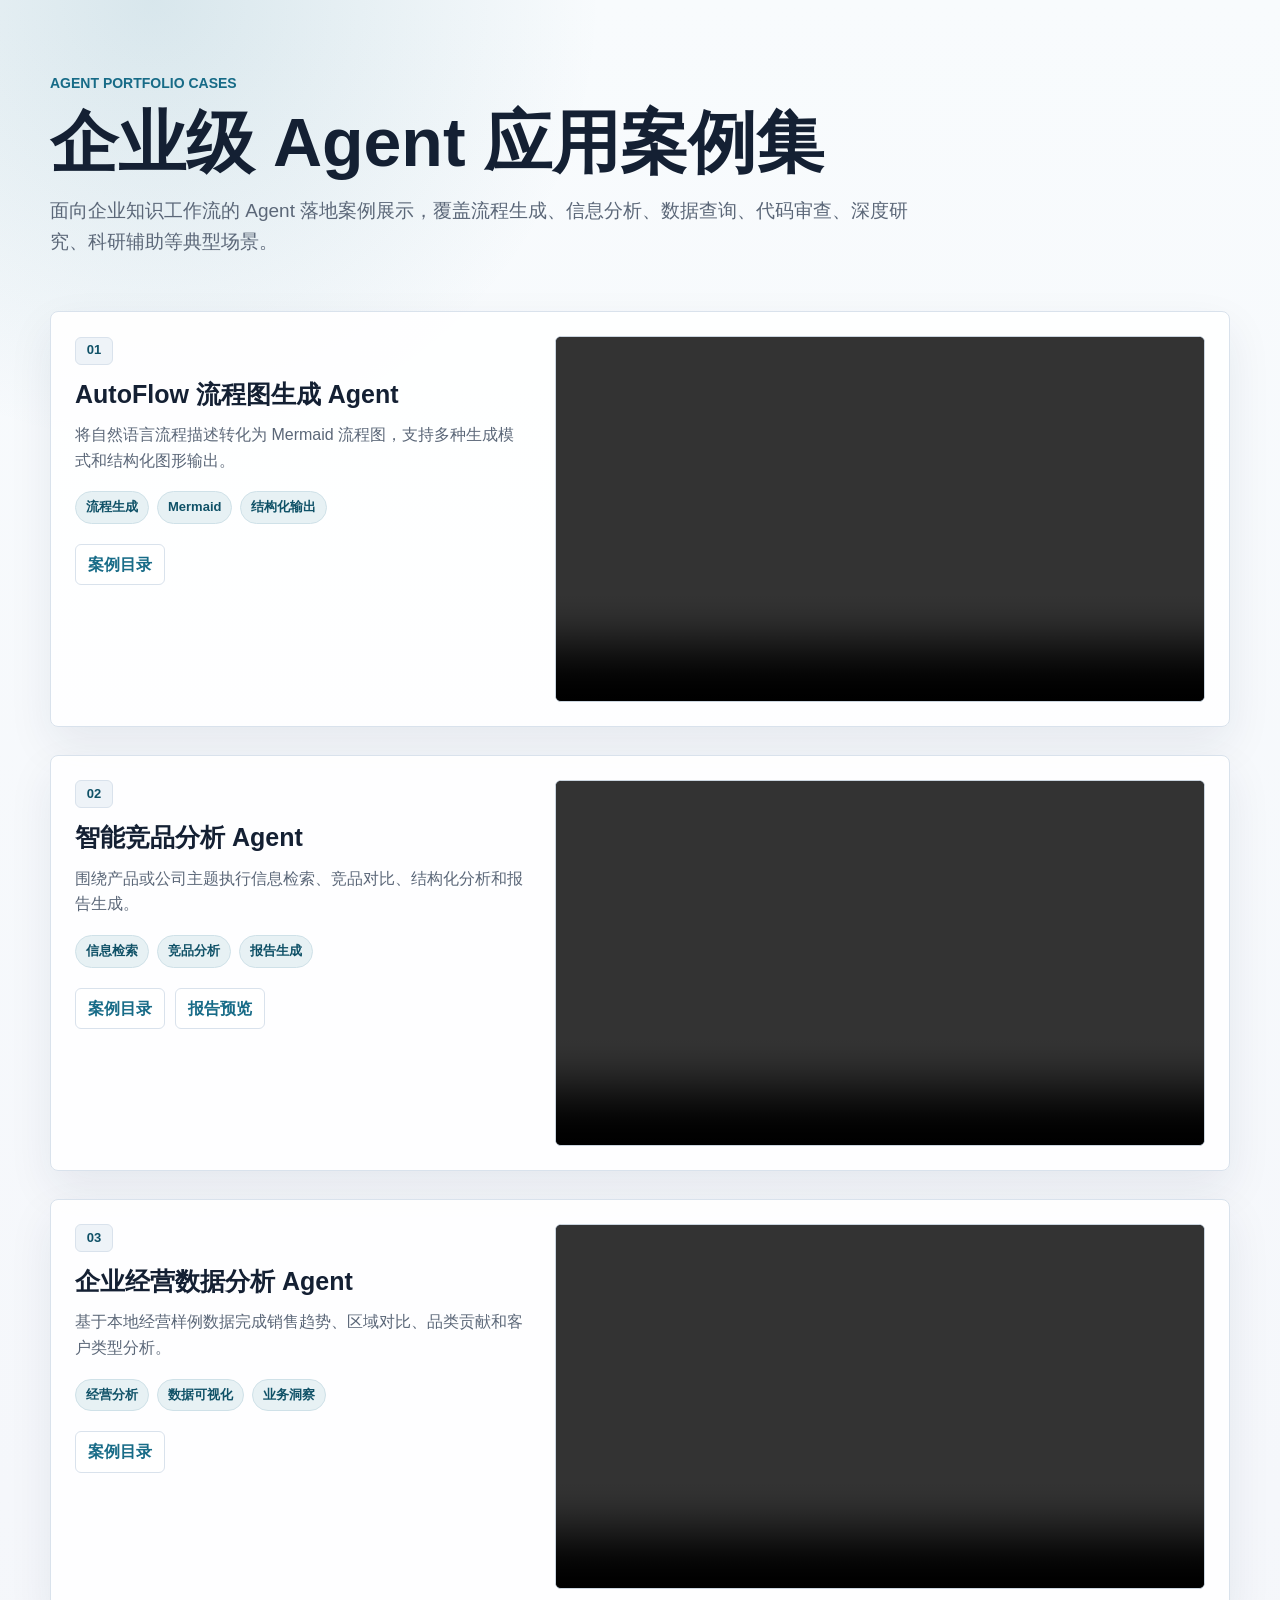
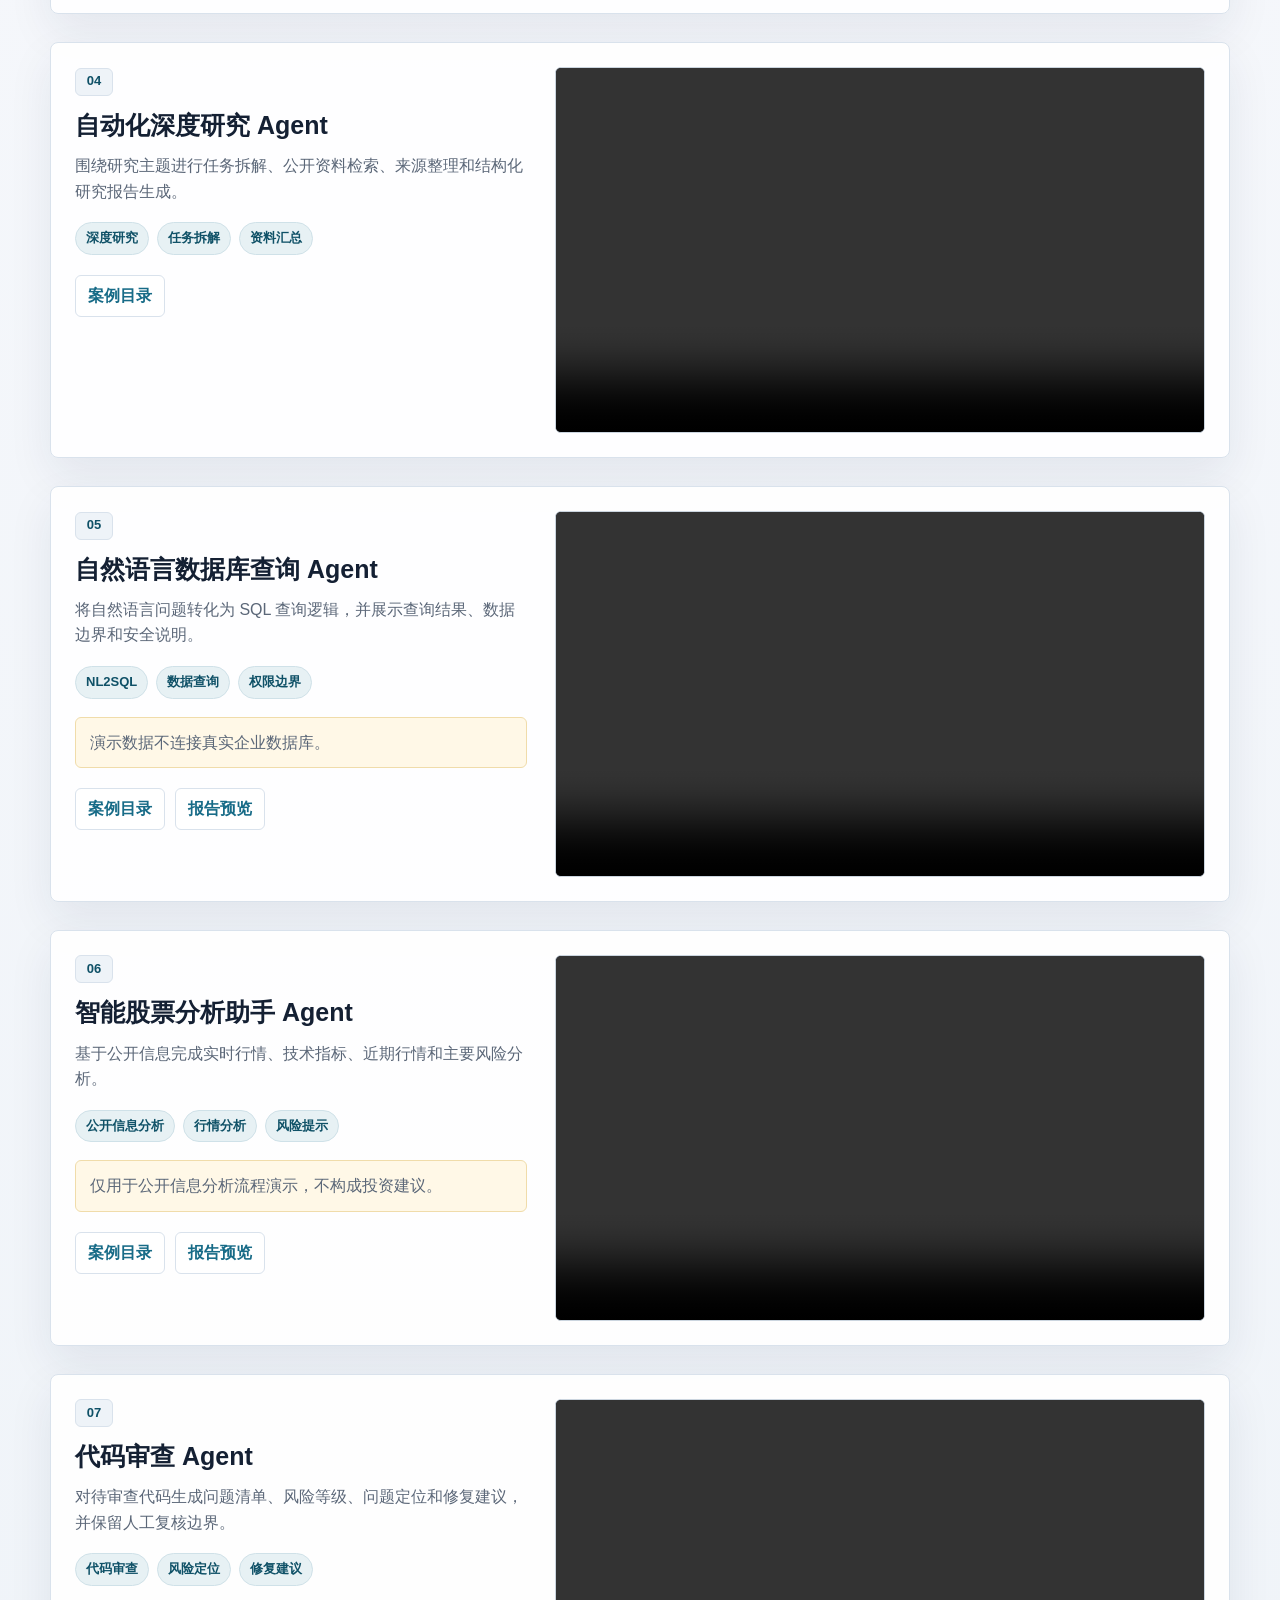
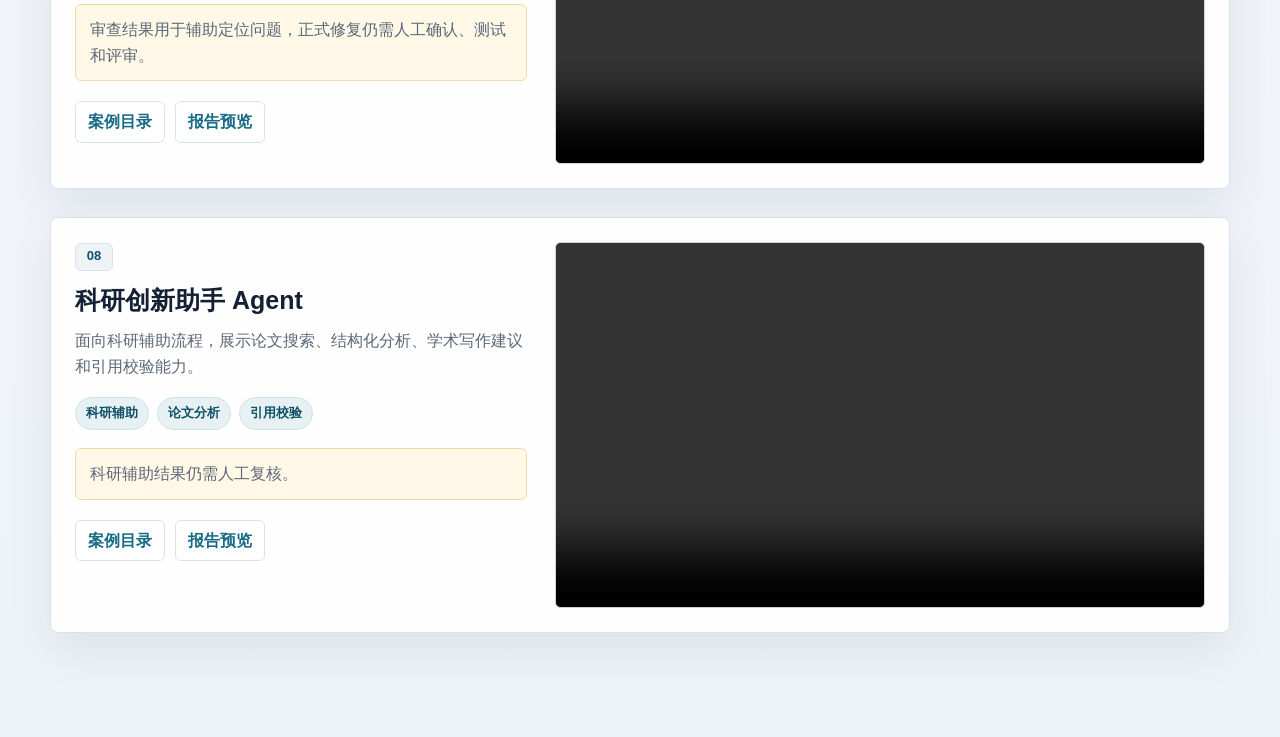
<file: index.html>
<!doctype html>
<html lang="zh-CN">
  <head>
    <meta charset="utf-8">
    <meta name="viewport" content="width=device-width, initial-scale=1">
    <title>企业级 Agent 应用案例集</title>
    <link rel="stylesheet" href="styles.css">
  </head>
  <body>
    <header class="hero">
      <div class="hero__content">
        <p class="eyebrow">Agent Portfolio Cases</p>
        <h1>企业级 Agent 应用案例集</h1>
        <p class="subtitle">面向企业知识工作流的 Agent 落地案例展示，覆盖流程生成、信息分析、数据查询、代码审查、深度研究、科研辅助等典型场景。</p>
      </div>
    </header>

    <main class="showcase" aria-label="Agent 案例演示视频">
      <section class="case-card">
        <div class="case-card__copy">
          <span class="case-card__number">01</span>
          <h2>AutoFlow 流程图生成 Agent</h2>
          <p>将自然语言流程描述转化为 Mermaid 流程图，支持多种生成模式和结构化图形输出。</p>
          <div class="tags" aria-label="能力标签">
            <span>流程生成</span>
            <span>Mermaid</span>
            <span>结构化输出</span>
          </div>
          <div class="links">
            <a href="cases/autoflow-agent/">案例目录</a>
          </div>
        </div>
        <video controls preload="metadata">
          <source src="assets/demos/autoflow-agent/autoflow-agent-demo.mp4" type="video/mp4">
          当前浏览器不支持 HTML5 视频播放。
        </video>
      </section>

      <section class="case-card">
        <div class="case-card__copy">
          <span class="case-card__number">02</span>
          <h2>智能竞品分析 Agent</h2>
          <p>围绕产品或公司主题执行信息检索、竞品对比、结构化分析和报告生成。</p>
          <div class="tags" aria-label="能力标签">
            <span>信息检索</span>
            <span>竞品分析</span>
            <span>报告生成</span>
          </div>
          <div class="links">
            <a href="cases/competitor-analysis-agent/">案例目录</a>
            <a href="assets/reports/competitor-analysis-agent/report-preview.html">报告预览</a>
          </div>
        </div>
        <video controls preload="metadata">
          <source src="assets/demos/competitor-analysis-agent/competitor-analysis-agent-demo.mp4" type="video/mp4">
          当前浏览器不支持 HTML5 视频播放。
        </video>
      </section>

      <section class="case-card">
        <div class="case-card__copy">
          <span class="case-card__number">03</span>
          <h2>企业经营数据分析 Agent</h2>
          <p>基于本地经营样例数据完成销售趋势、区域对比、品类贡献和客户类型分析。</p>
          <div class="tags" aria-label="能力标签">
            <span>经营分析</span>
            <span>数据可视化</span>
            <span>业务洞察</span>
          </div>
          <div class="links">
            <a href="cases/business-data-analysis-agent/">案例目录</a>
          </div>
        </div>
        <video controls preload="metadata">
          <source src="assets/demos/business-data-analysis-agent/business-data-analysis-agent-demo.mp4" type="video/mp4">
          当前浏览器不支持 HTML5 视频播放。
        </video>
      </section>

      <section class="case-card">
        <div class="case-card__copy">
          <span class="case-card__number">04</span>
          <h2>自动化深度研究 Agent</h2>
          <p>围绕研究主题进行任务拆解、公开资料检索、来源整理和结构化研究报告生成。</p>
          <div class="tags" aria-label="能力标签">
            <span>深度研究</span>
            <span>任务拆解</span>
            <span>资料汇总</span>
          </div>
          <div class="links">
            <a href="cases/deep-research-agent/">案例目录</a>
          </div>
        </div>
        <video controls preload="metadata">
          <source src="assets/demos/deep-research-agent/deep-research-agent-demo.mp4" type="video/mp4">
          当前浏览器不支持 HTML5 视频播放。
        </video>
      </section>

      <section class="case-card">
        <div class="case-card__copy">
          <span class="case-card__number">05</span>
          <h2>自然语言数据库查询 Agent</h2>
          <p>将自然语言问题转化为 SQL 查询逻辑，并展示查询结果、数据边界和安全说明。</p>
          <div class="tags" aria-label="能力标签">
            <span>NL2SQL</span>
            <span>数据查询</span>
            <span>权限边界</span>
          </div>
          <p class="boundary">演示数据不连接真实企业数据库。</p>
          <div class="links">
            <a href="cases/database-query-agent/">案例目录</a>
            <a href="assets/reports/database-query-agent/report-preview.html">报告预览</a>
          </div>
        </div>
        <video controls preload="metadata">
          <source src="assets/demos/database-query-agent/database-query-agent-demo.mp4" type="video/mp4">
          当前浏览器不支持 HTML5 视频播放。
        </video>
      </section>

      <section class="case-card">
        <div class="case-card__copy">
          <span class="case-card__number">06</span>
          <h2>智能股票分析助手 Agent</h2>
          <p>基于公开信息完成实时行情、技术指标、近期行情和主要风险分析。</p>
          <div class="tags" aria-label="能力标签">
            <span>公开信息分析</span>
            <span>行情分析</span>
            <span>风险提示</span>
          </div>
          <p class="boundary">仅用于公开信息分析流程演示，不构成投资建议。</p>
          <div class="links">
            <a href="cases/stock-insight-agent/">案例目录</a>
            <a href="assets/reports/stock-insight-agent/report-preview.html">报告预览</a>
          </div>
        </div>
        <video controls preload="metadata">
          <source src="assets/demos/stock-insight-agent/stock-insight-agent-demo.mp4" type="video/mp4">
          当前浏览器不支持 HTML5 视频播放。
        </video>
      </section>

      <section class="case-card">
        <div class="case-card__copy">
          <span class="case-card__number">07</span>
          <h2>代码审查 Agent</h2>
          <p>对待审查代码生成问题清单、风险等级、问题定位和修复建议，并保留人工复核边界。</p>
          <div class="tags" aria-label="能力标签">
            <span>代码审查</span>
            <span>风险定位</span>
            <span>修复建议</span>
          </div>
          <p class="boundary">审查结果用于辅助定位问题，正式修复仍需人工确认、测试和评审。</p>
          <div class="links">
            <a href="cases/code-review-agent/">案例目录</a>
            <a href="assets/reports/code-review-agent/report-preview.html">报告预览</a>
          </div>
        </div>
        <video controls preload="metadata">
          <source src="assets/demos/code-review-agent/code-review-agent-demo.mp4" type="video/mp4">
          当前浏览器不支持 HTML5 视频播放。
        </video>
      </section>

      <section class="case-card">
        <div class="case-card__copy">
          <span class="case-card__number">08</span>
          <h2>科研创新助手 Agent</h2>
          <p>面向科研辅助流程，展示论文搜索、结构化分析、学术写作建议和引用校验能力。</p>
          <div class="tags" aria-label="能力标签">
            <span>科研辅助</span>
            <span>论文分析</span>
            <span>引用校验</span>
          </div>
          <p class="boundary">科研辅助结果仍需人工复核。</p>
          <div class="links">
            <a href="cases/research-innovation-agent/">案例目录</a>
            <a href="assets/reports/research-innovation-agent/report-preview.html">报告预览</a>
          </div>
        </div>
        <video controls preload="metadata">
          <source src="assets/demos/research-innovation-agent/research-innovation-agent-demo.mp4" type="video/mp4">
          当前浏览器不支持 HTML5 视频播放。
        </video>
      </section>
    </main>
  </body>
</html>
</file>
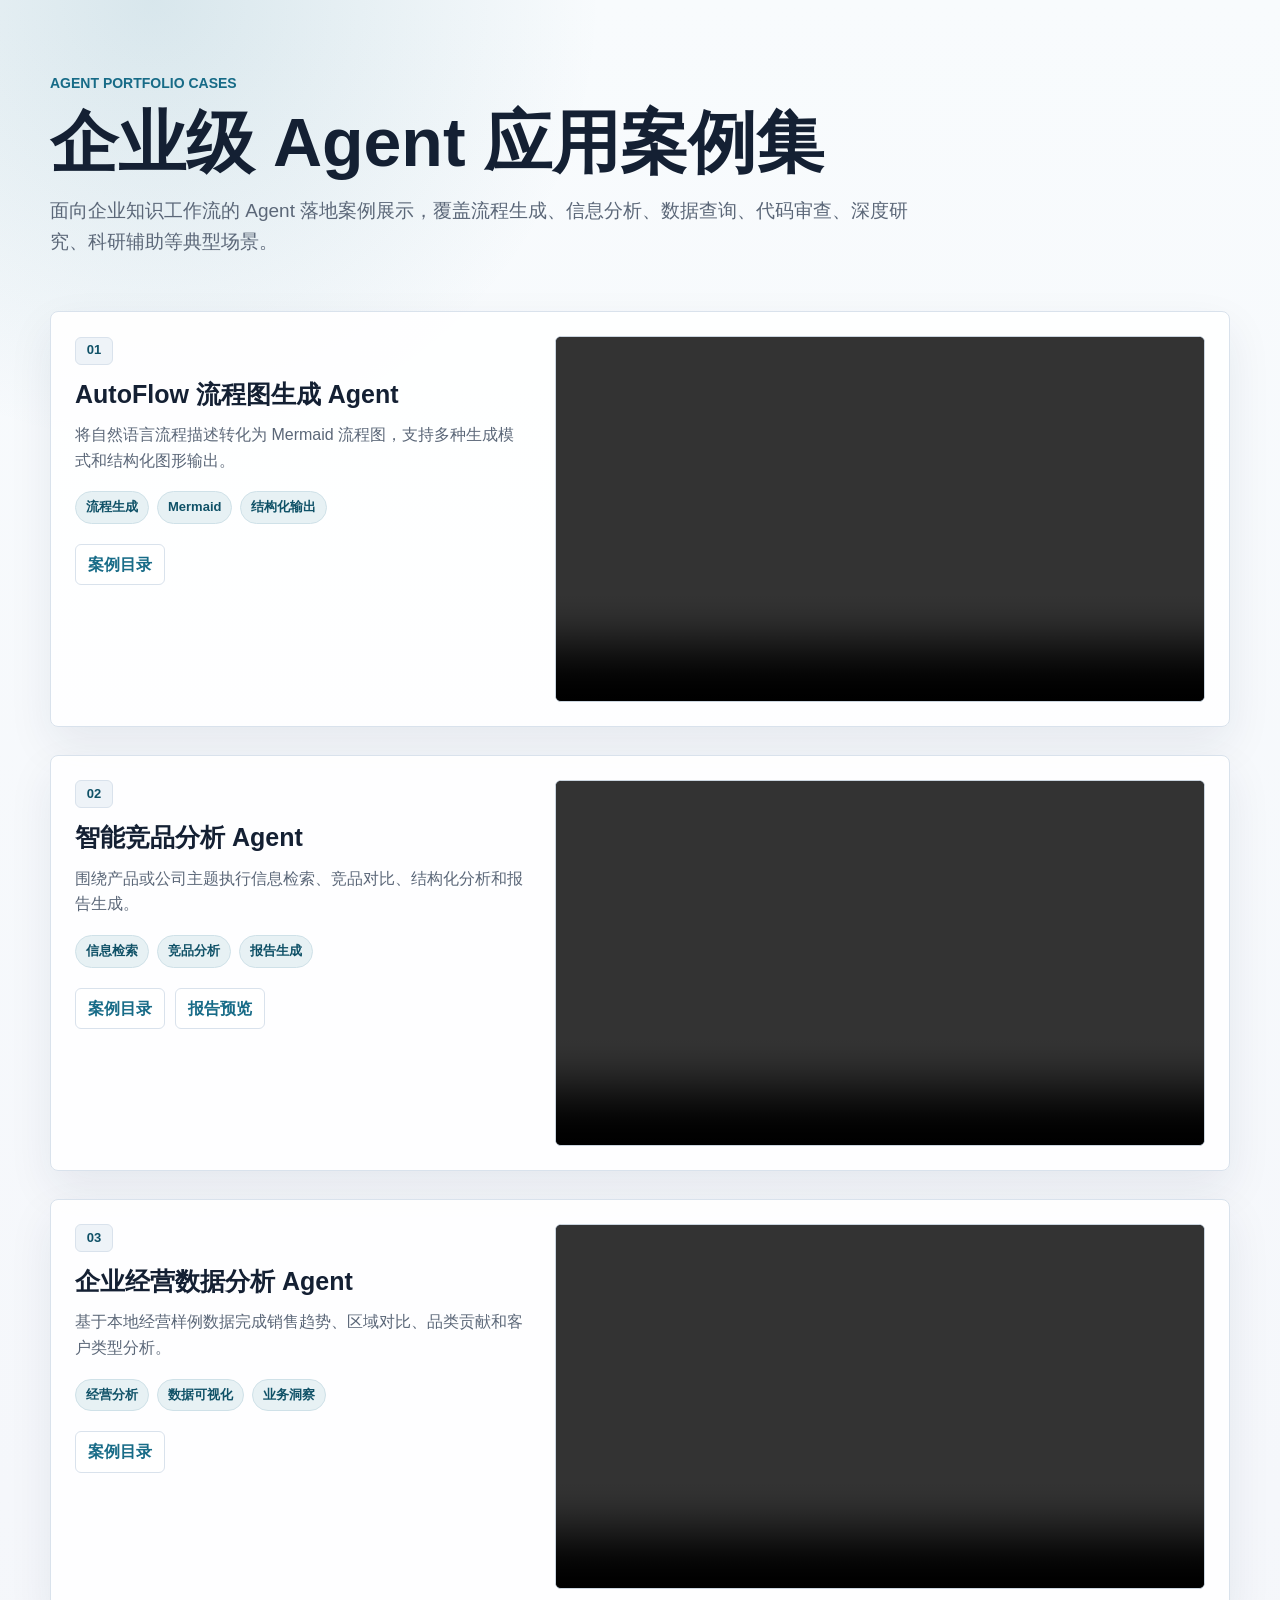
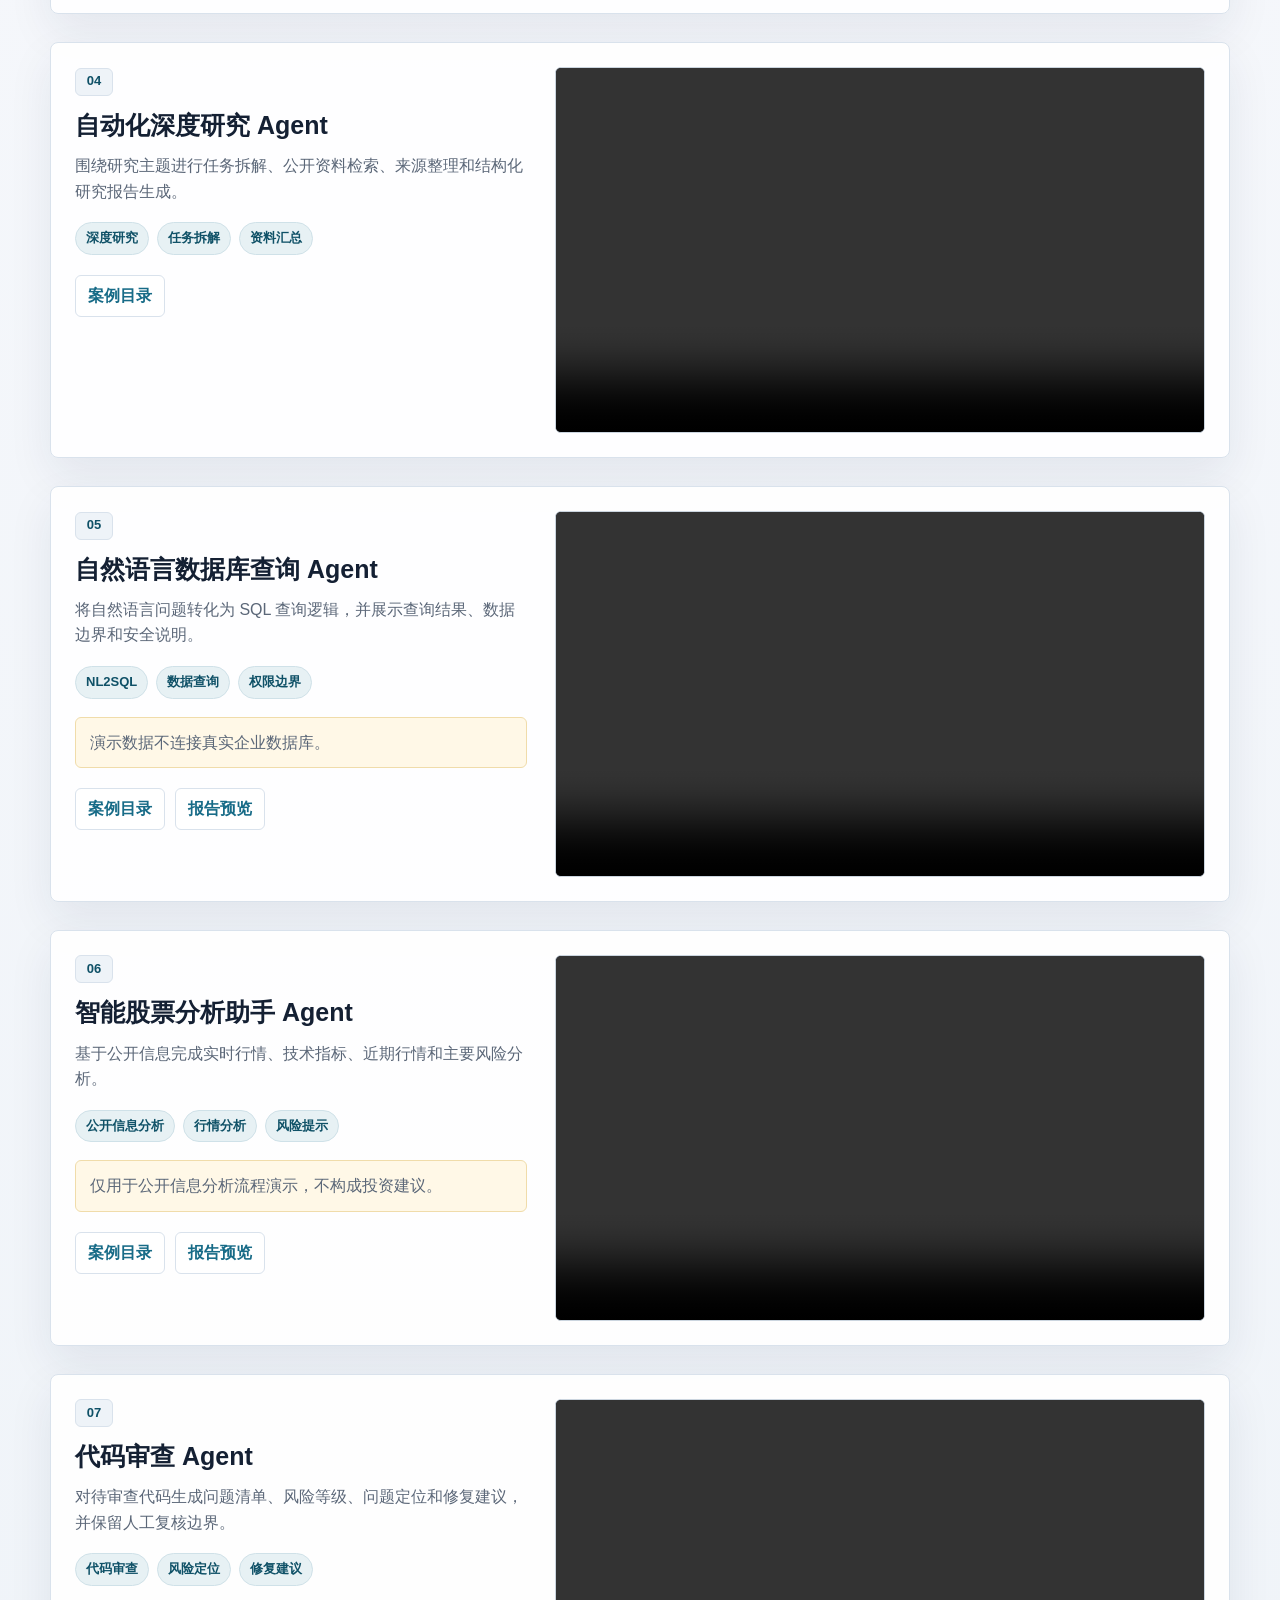
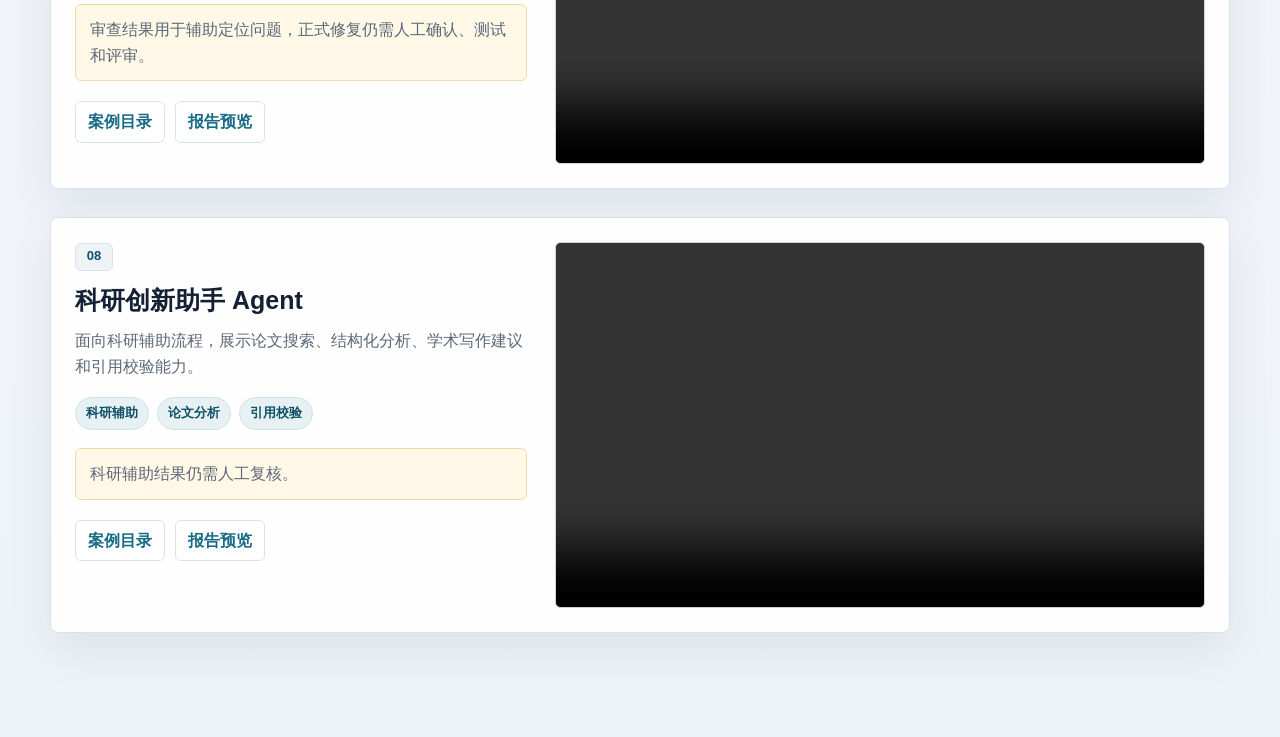
<file: docs/index.html>
<!doctype html>
<html lang="zh-CN">
  <head>
    <meta charset="utf-8">
    <meta name="viewport" content="width=device-width, initial-scale=1">
    <title>企业级 Agent 应用案例集</title>
    <link rel="stylesheet" href="styles.css">
  </head>
  <body>
    <header class="hero">
      <div class="hero__content">
        <p class="eyebrow">Agent Portfolio Cases</p>
        <h1>企业级 Agent 应用案例集</h1>
        <p class="subtitle">面向企业知识工作流的 Agent 落地案例展示，覆盖流程生成、信息分析、数据查询、代码审查、深度研究、科研辅助等典型场景。</p>
      </div>
    </header>

    <main class="showcase" aria-label="Agent 案例演示视频">
      <section class="case-card">
        <div class="case-card__copy">
          <span class="case-card__number">01</span>
          <h2>AutoFlow 流程图生成 Agent</h2>
          <p>将自然语言流程描述转化为 Mermaid 流程图，支持多种生成模式和结构化图形输出。</p>
          <div class="tags" aria-label="能力标签">
            <span>流程生成</span>
            <span>Mermaid</span>
            <span>结构化输出</span>
          </div>
          <div class="links">
            <a href="../cases/autoflow-agent/">案例目录</a>
          </div>
        </div>
        <video controls preload="metadata">
          <source src="../assets/demos/autoflow-agent/autoflow-agent-demo.mp4" type="video/mp4">
          当前浏览器不支持 HTML5 视频播放。
        </video>
      </section>

      <section class="case-card">
        <div class="case-card__copy">
          <span class="case-card__number">02</span>
          <h2>智能竞品分析 Agent</h2>
          <p>围绕产品或公司主题执行信息检索、竞品对比、结构化分析和报告生成。</p>
          <div class="tags" aria-label="能力标签">
            <span>信息检索</span>
            <span>竞品分析</span>
            <span>报告生成</span>
          </div>
          <div class="links">
            <a href="../cases/competitor-analysis-agent/">案例目录</a>
            <a href="../assets/reports/competitor-analysis-agent/report-preview.html">报告预览</a>
          </div>
        </div>
        <video controls preload="metadata">
          <source src="../assets/demos/competitor-analysis-agent/competitor-analysis-agent-demo.mp4" type="video/mp4">
          当前浏览器不支持 HTML5 视频播放。
        </video>
      </section>

      <section class="case-card">
        <div class="case-card__copy">
          <span class="case-card__number">03</span>
          <h2>企业经营数据分析 Agent</h2>
          <p>基于本地经营样例数据完成销售趋势、区域对比、品类贡献和客户类型分析。</p>
          <div class="tags" aria-label="能力标签">
            <span>经营分析</span>
            <span>数据可视化</span>
            <span>业务洞察</span>
          </div>
          <div class="links">
            <a href="../cases/business-data-analysis-agent/">案例目录</a>
          </div>
        </div>
        <video controls preload="metadata">
          <source src="../assets/demos/business-data-analysis-agent/business-data-analysis-agent-demo.mp4" type="video/mp4">
          当前浏览器不支持 HTML5 视频播放。
        </video>
      </section>

      <section class="case-card">
        <div class="case-card__copy">
          <span class="case-card__number">04</span>
          <h2>自动化深度研究 Agent</h2>
          <p>围绕研究主题进行任务拆解、公开资料检索、来源整理和结构化研究报告生成。</p>
          <div class="tags" aria-label="能力标签">
            <span>深度研究</span>
            <span>任务拆解</span>
            <span>资料汇总</span>
          </div>
          <div class="links">
            <a href="../cases/deep-research-agent/">案例目录</a>
          </div>
        </div>
        <video controls preload="metadata">
          <source src="../assets/demos/deep-research-agent/deep-research-agent-demo.mp4" type="video/mp4">
          当前浏览器不支持 HTML5 视频播放。
        </video>
      </section>

      <section class="case-card">
        <div class="case-card__copy">
          <span class="case-card__number">05</span>
          <h2>自然语言数据库查询 Agent</h2>
          <p>将自然语言问题转化为 SQL 查询逻辑，并展示查询结果、数据边界和安全说明。</p>
          <div class="tags" aria-label="能力标签">
            <span>NL2SQL</span>
            <span>数据查询</span>
            <span>权限边界</span>
          </div>
          <p class="boundary">演示数据不连接真实企业数据库。</p>
          <div class="links">
            <a href="../cases/database-query-agent/">案例目录</a>
            <a href="../assets/reports/database-query-agent/report-preview.html">报告预览</a>
          </div>
        </div>
        <video controls preload="metadata">
          <source src="../assets/demos/database-query-agent/database-query-agent-demo.mp4" type="video/mp4">
          当前浏览器不支持 HTML5 视频播放。
        </video>
      </section>

      <section class="case-card">
        <div class="case-card__copy">
          <span class="case-card__number">06</span>
          <h2>智能股票分析助手 Agent</h2>
          <p>基于公开信息完成实时行情、技术指标、近期行情和主要风险分析。</p>
          <div class="tags" aria-label="能力标签">
            <span>公开信息分析</span>
            <span>行情分析</span>
            <span>风险提示</span>
          </div>
          <p class="boundary">仅用于公开信息分析流程演示，不构成投资建议。</p>
          <div class="links">
            <a href="../cases/stock-insight-agent/">案例目录</a>
            <a href="../assets/reports/stock-insight-agent/report-preview.html">报告预览</a>
          </div>
        </div>
        <video controls preload="metadata">
          <source src="../assets/demos/stock-insight-agent/stock-insight-agent-demo.mp4" type="video/mp4">
          当前浏览器不支持 HTML5 视频播放。
        </video>
      </section>

      <section class="case-card">
        <div class="case-card__copy">
          <span class="case-card__number">07</span>
          <h2>代码审查 Agent</h2>
          <p>对待审查代码生成问题清单、风险等级、问题定位和修复建议，并保留人工复核边界。</p>
          <div class="tags" aria-label="能力标签">
            <span>代码审查</span>
            <span>风险定位</span>
            <span>修复建议</span>
          </div>
          <p class="boundary">审查结果用于辅助定位问题，正式修复仍需人工确认、测试和评审。</p>
          <div class="links">
            <a href="../cases/code-review-agent/">案例目录</a>
            <a href="../assets/reports/code-review-agent/report-preview.html">报告预览</a>
          </div>
        </div>
        <video controls preload="metadata">
          <source src="../assets/demos/code-review-agent/code-review-agent-demo.mp4" type="video/mp4">
          当前浏览器不支持 HTML5 视频播放。
        </video>
      </section>

      <section class="case-card">
        <div class="case-card__copy">
          <span class="case-card__number">08</span>
          <h2>科研创新助手 Agent</h2>
          <p>面向科研辅助流程，展示论文搜索、结构化分析、学术写作建议和引用校验能力。</p>
          <div class="tags" aria-label="能力标签">
            <span>科研辅助</span>
            <span>论文分析</span>
            <span>引用校验</span>
          </div>
          <p class="boundary">科研辅助结果仍需人工复核。</p>
          <div class="links">
            <a href="../cases/research-innovation-agent/">案例目录</a>
            <a href="../assets/reports/research-innovation-agent/report-preview.html">报告预览</a>
          </div>
        </div>
        <video controls preload="metadata">
          <source src="../assets/demos/research-innovation-agent/research-innovation-agent-demo.mp4" type="video/mp4">
          当前浏览器不支持 HTML5 视频播放。
        </video>
      </section>
    </main>
  </body>
</html>
</file>
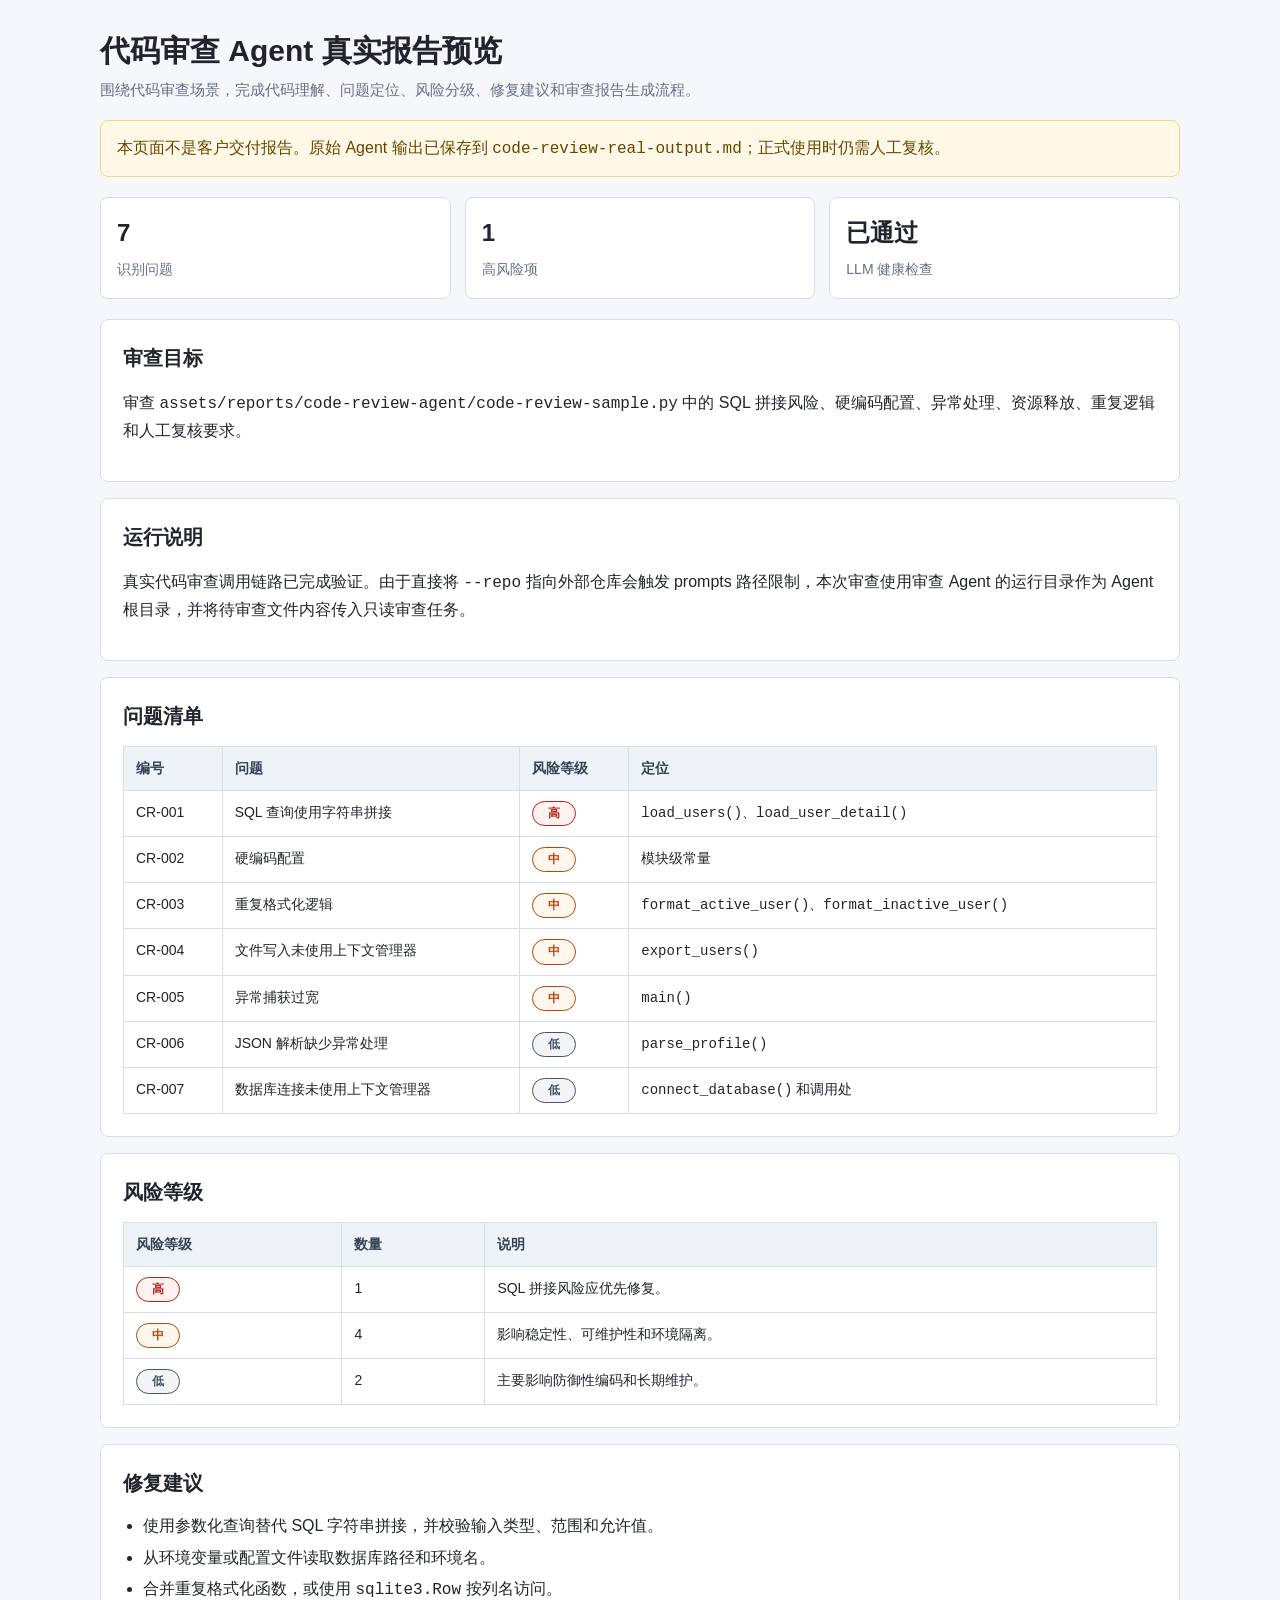
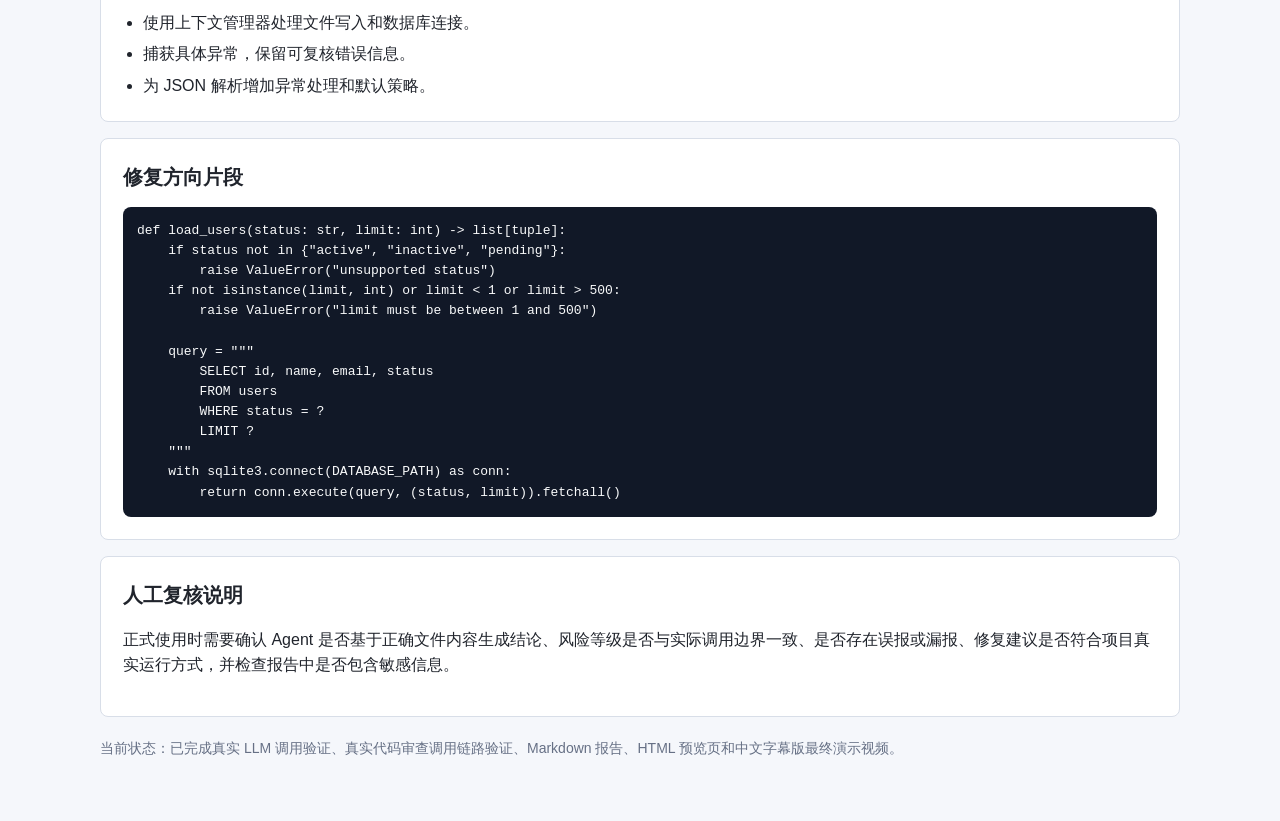
<file: assets/reports/code-review-agent/report-preview.html>
<!doctype html>
<html lang="zh-CN">
<head>
  <meta charset="utf-8">
  <meta name="viewport" content="width=device-width, initial-scale=1">
  <title>代码审查 Agent - 真实报告预览</title>
  <style>
    :root {
      --bg: #f5f7fb;
      --card: #ffffff;
      --text: #20242c;
      --muted: #667085;
      --line: #d8dee8;
      --high: #b42318;
      --medium: #b54708;
      --low: #475467;
    }
    * { box-sizing: border-box; }
    body {
      margin: 0;
      font-family: -apple-system, BlinkMacSystemFont, "Segoe UI", "PingFang SC", "Microsoft YaHei", sans-serif;
      background: var(--bg);
      color: var(--text);
      line-height: 1.6;
    }
    .page {
      max-width: 1120px;
      margin: 0 auto;
      padding: 32px 20px 48px;
    }
    h1 {
      margin: 0 0 8px;
      font-size: 30px;
      line-height: 1.25;
      letter-spacing: 0;
    }
    h2 {
      margin: 0 0 14px;
      font-size: 20px;
      letter-spacing: 0;
    }
    h3 {
      margin: 18px 0 8px;
      font-size: 16px;
      letter-spacing: 0;
    }
    .subtitle {
      margin: 0;
      color: var(--muted);
      font-size: 15px;
    }
    .notice {
      margin-top: 18px;
      padding: 14px 16px;
      background: #fff8e6;
      border: 1px solid #f2d48a;
      border-radius: 8px;
      color: #664500;
    }
    .grid {
      display: grid;
      grid-template-columns: repeat(3, 1fr);
      gap: 14px;
      margin: 20px 0;
    }
    .metric,
    section {
      background: var(--card);
      border: 1px solid var(--line);
      border-radius: 8px;
    }
    .metric {
      padding: 16px;
    }
    .metric strong {
      display: block;
      font-size: 24px;
      margin-bottom: 4px;
    }
    .metric span,
    .footer {
      color: var(--muted);
      font-size: 14px;
    }
    section {
      padding: 22px;
      margin-top: 16px;
    }
    table {
      width: 100%;
      border-collapse: collapse;
      font-size: 14px;
      overflow-wrap: anywhere;
    }
    th,
    td {
      border: 1px solid var(--line);
      padding: 10px 12px;
      vertical-align: top;
      text-align: left;
    }
    th {
      background: #eef3f9;
      color: #344054;
      font-weight: 650;
    }
    code,
    pre {
      font-family: "SFMono-Regular", Consolas, "Liberation Mono", monospace;
    }
    pre {
      margin: 10px 0 0;
      padding: 14px;
      background: #111827;
      color: #f9fafb;
      border-radius: 8px;
      overflow-x: auto;
      font-size: 13px;
      line-height: 1.55;
    }
    .badge {
      display: inline-block;
      min-width: 44px;
      padding: 2px 8px;
      border-radius: 999px;
      font-size: 12px;
      font-weight: 650;
      text-align: center;
      border: 1px solid currentColor;
    }
    .high { color: var(--high); background: #fff1f0; }
    .medium { color: var(--medium); background: #fff7ed; }
    .low { color: var(--low); background: #f2f4f7; }
    ul {
      margin: 8px 0 0 20px;
      padding: 0;
    }
    li + li { margin-top: 6px; }
    .footer { margin-top: 20px; }
    @media (max-width: 760px) {
      .grid { grid-template-columns: 1fr; }
      section { padding: 16px; }
      table { font-size: 13px; }
      th, td { padding: 8px; }
    }
  </style>
</head>
<body>
  <main class="page">
    <header>
      <h1>代码审查 Agent 真实报告预览</h1>
      <p class="subtitle">围绕代码审查场景，完成代码理解、问题定位、风险分级、修复建议和审查报告生成流程。</p>
      <div class="notice">本页面不是客户交付报告。原始 Agent 输出已保存到 <code>code-review-real-output.md</code>；正式使用时仍需人工复核。</div>
    </header>

    <div class="grid">
      <div class="metric"><strong>7</strong><span>识别问题</span></div>
      <div class="metric"><strong>1</strong><span>高风险项</span></div>
      <div class="metric"><strong>已通过</strong><span>LLM 健康检查</span></div>
    </div>

    <section>
      <h2>审查目标</h2>
      <p>审查 <code>assets/reports/code-review-agent/code-review-sample.py</code> 中的 SQL 拼接风险、硬编码配置、异常处理、资源释放、重复逻辑和人工复核要求。</p>
    </section>

    <section>
      <h2>运行说明</h2>
      <p>真实代码审查调用链路已完成验证。由于直接将 <code>--repo</code> 指向外部仓库会触发 prompts 路径限制，本次审查使用审查 Agent 的运行目录作为 Agent 根目录，并将待审查文件内容传入只读审查任务。</p>
    </section>

    <section>
      <h2>问题清单</h2>
      <table>
        <thead>
          <tr>
            <th>编号</th>
            <th>问题</th>
            <th>风险等级</th>
            <th>定位</th>
          </tr>
        </thead>
        <tbody>
          <tr><td>CR-001</td><td>SQL 查询使用字符串拼接</td><td><span class="badge high">高</span></td><td><code>load_users()</code>、<code>load_user_detail()</code></td></tr>
          <tr><td>CR-002</td><td>硬编码配置</td><td><span class="badge medium">中</span></td><td>模块级常量</td></tr>
          <tr><td>CR-003</td><td>重复格式化逻辑</td><td><span class="badge medium">中</span></td><td><code>format_active_user()</code>、<code>format_inactive_user()</code></td></tr>
          <tr><td>CR-004</td><td>文件写入未使用上下文管理器</td><td><span class="badge medium">中</span></td><td><code>export_users()</code></td></tr>
          <tr><td>CR-005</td><td>异常捕获过宽</td><td><span class="badge medium">中</span></td><td><code>main()</code></td></tr>
          <tr><td>CR-006</td><td>JSON 解析缺少异常处理</td><td><span class="badge low">低</span></td><td><code>parse_profile()</code></td></tr>
          <tr><td>CR-007</td><td>数据库连接未使用上下文管理器</td><td><span class="badge low">低</span></td><td><code>connect_database()</code> 和调用处</td></tr>
        </tbody>
      </table>
    </section>

    <section>
      <h2>风险等级</h2>
      <table>
        <thead>
          <tr>
            <th>风险等级</th>
            <th>数量</th>
            <th>说明</th>
          </tr>
        </thead>
        <tbody>
          <tr><td><span class="badge high">高</span></td><td>1</td><td>SQL 拼接风险应优先修复。</td></tr>
          <tr><td><span class="badge medium">中</span></td><td>4</td><td>影响稳定性、可维护性和环境隔离。</td></tr>
          <tr><td><span class="badge low">低</span></td><td>2</td><td>主要影响防御性编码和长期维护。</td></tr>
        </tbody>
      </table>
    </section>

    <section>
      <h2>修复建议</h2>
      <ul>
        <li>使用参数化查询替代 SQL 字符串拼接，并校验输入类型、范围和允许值。</li>
        <li>从环境变量或配置文件读取数据库路径和环境名。</li>
        <li>合并重复格式化函数，或使用 <code>sqlite3.Row</code> 按列名访问。</li>
        <li>使用上下文管理器处理文件写入和数据库连接。</li>
        <li>捕获具体异常，保留可复核错误信息。</li>
        <li>为 JSON 解析增加异常处理和默认策略。</li>
      </ul>
    </section>

    <section>
      <h2>修复方向片段</h2>
      <pre><code>def load_users(status: str, limit: int) -> list[tuple]:
    if status not in {"active", "inactive", "pending"}:
        raise ValueError("unsupported status")
    if not isinstance(limit, int) or limit < 1 or limit > 500:
        raise ValueError("limit must be between 1 and 500")

    query = """
        SELECT id, name, email, status
        FROM users
        WHERE status = ?
        LIMIT ?
    """
    with sqlite3.connect(DATABASE_PATH) as conn:
        return conn.execute(query, (status, limit)).fetchall()</code></pre>
    </section>

    <section>
      <h2>人工复核说明</h2>
      <p>正式使用时需要确认 Agent 是否基于正确文件内容生成结论、风险等级是否与实际调用边界一致、是否存在误报或漏报、修复建议是否符合项目真实运行方式，并检查报告中是否包含敏感信息。</p>
    </section>

    <p class="footer">当前状态：已完成真实 LLM 调用验证、真实代码审查调用链路验证、Markdown 报告、HTML 预览页和中文字幕版最终演示视频。</p>
  </main>
</body>
</html>
</file>
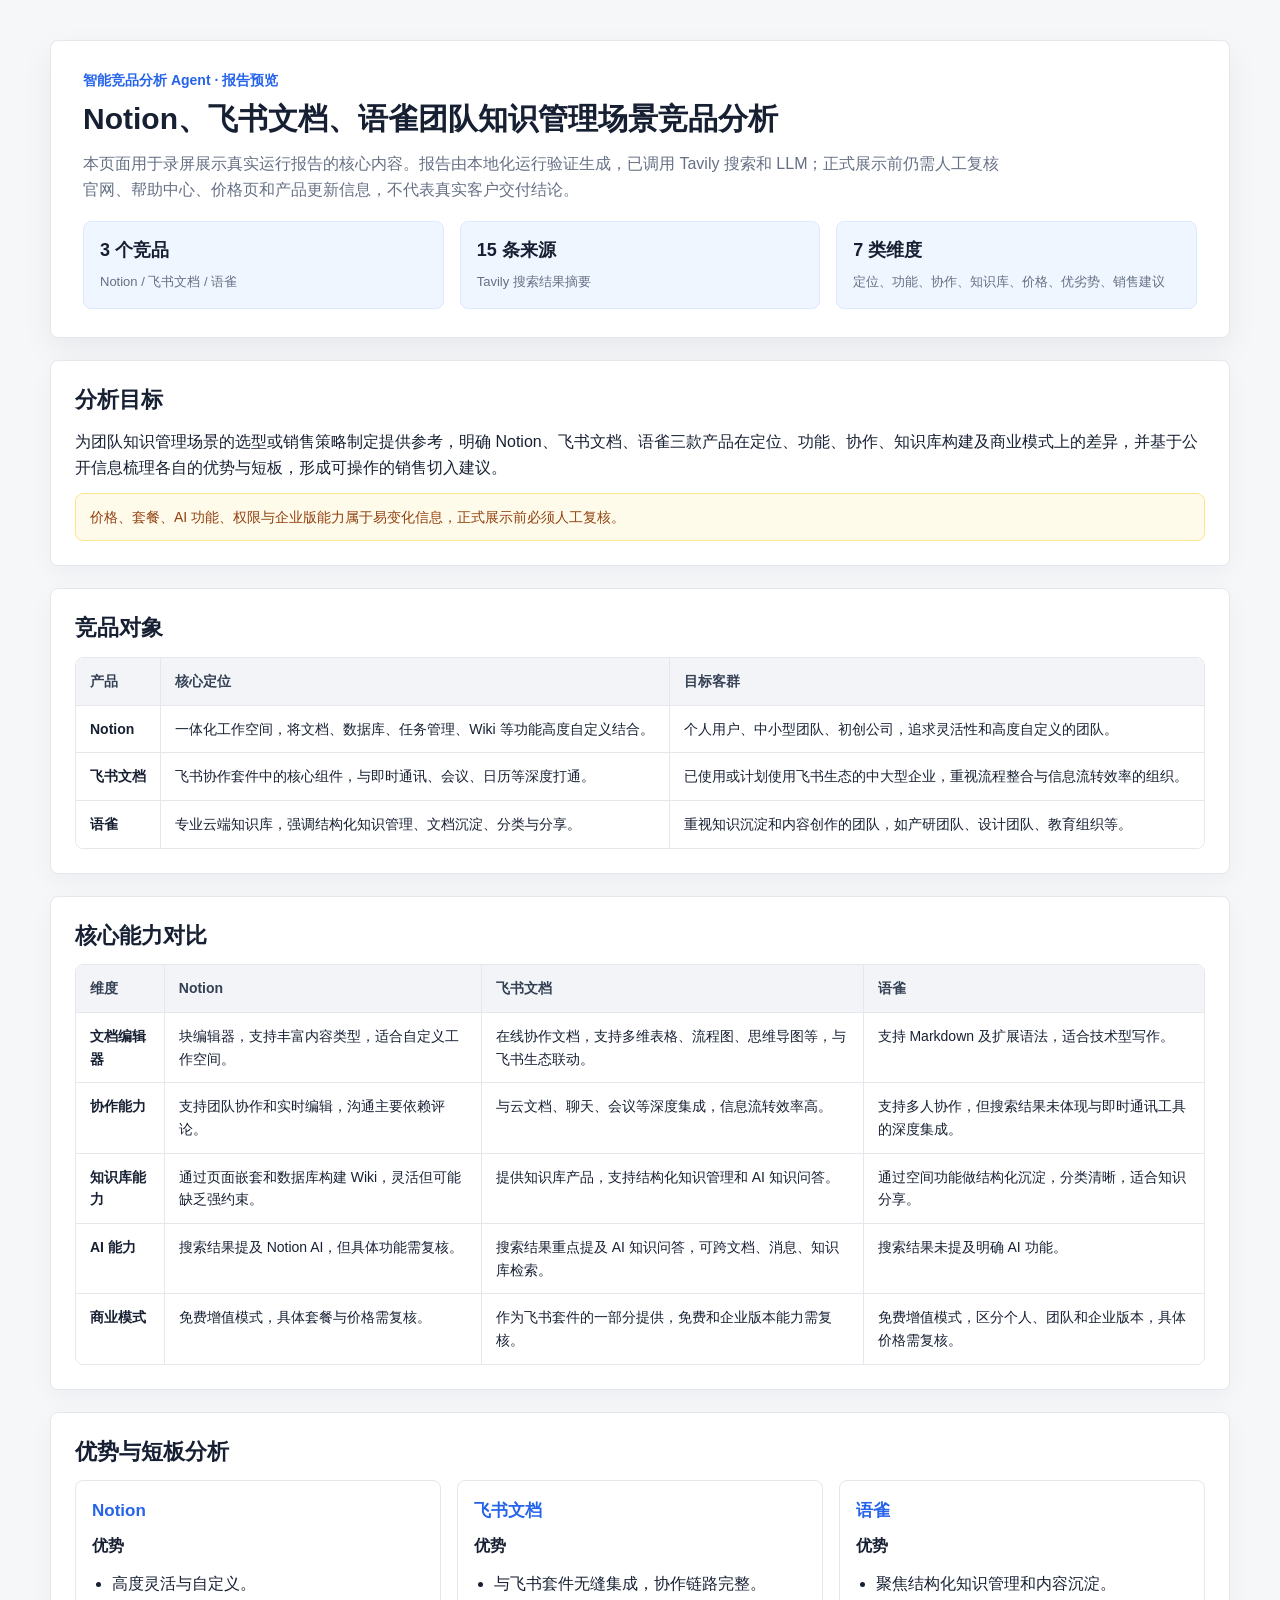
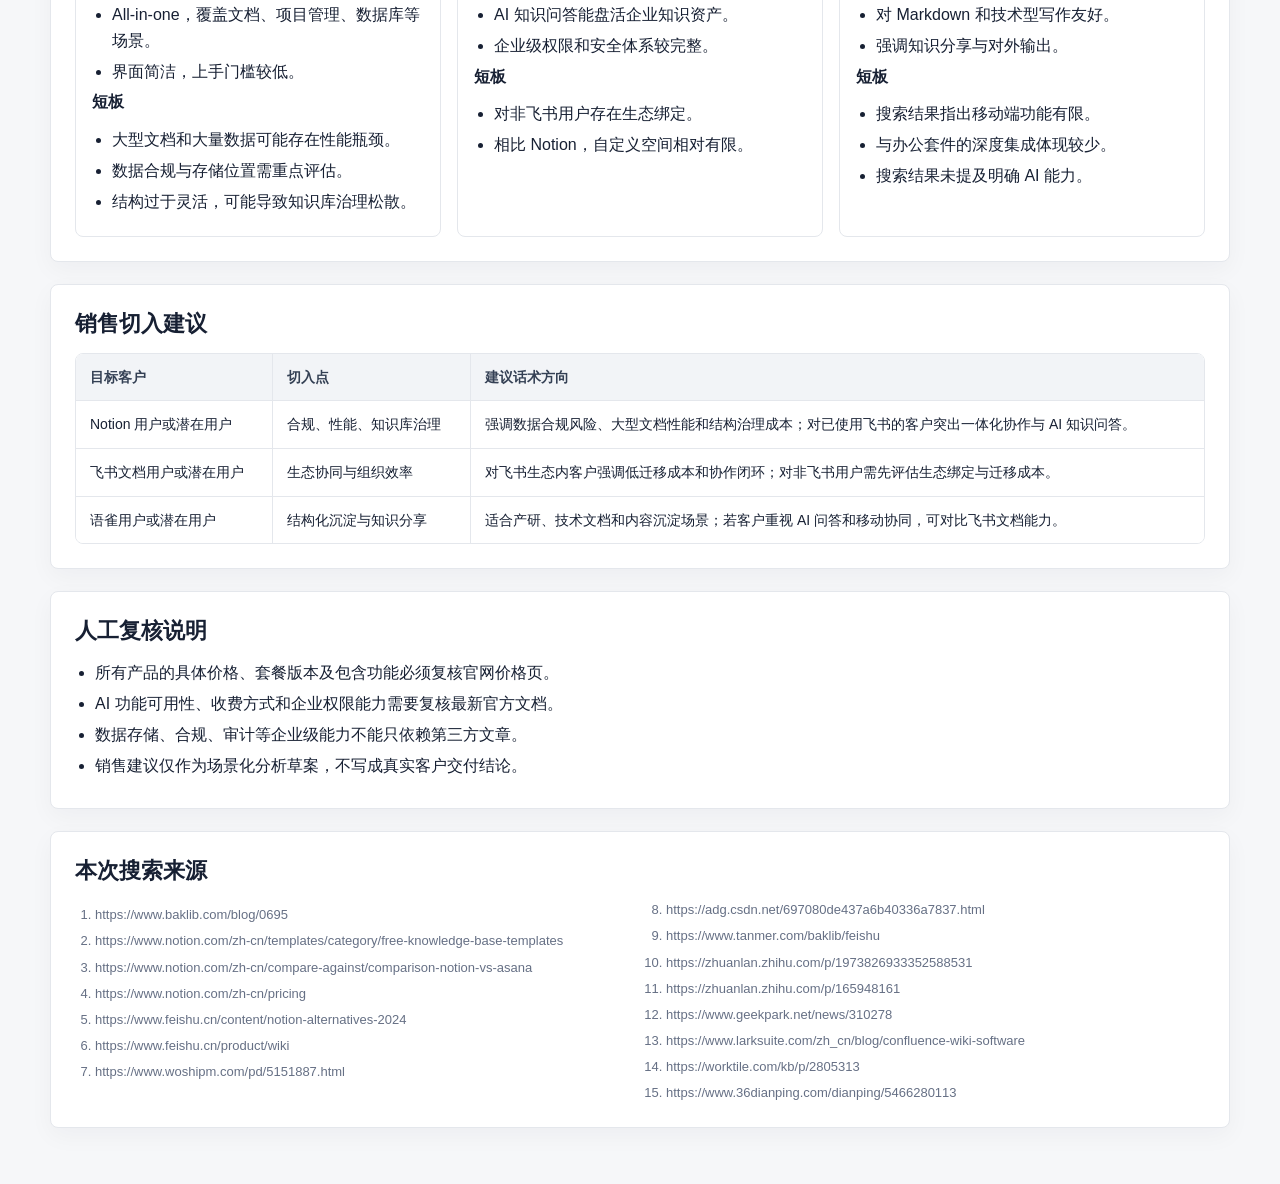
<file: assets/reports/competitor-analysis-agent/report-preview.html>
<!doctype html>
<html lang="zh-CN">
<head>
  <meta charset="utf-8">
  <meta name="viewport" content="width=device-width, initial-scale=1">
  <title>智能竞品分析 Agent 报告预览</title>
  <style>
    :root {
      --bg: #f6f7f9;
      --card: #ffffff;
      --text: #172033;
      --muted: #667085;
      --line: #e4e7ec;
      --head: #f2f4f7;
      --accent: #2563eb;
      --accent-soft: #eff6ff;
      --warn: #92400e;
      --warn-soft: #fffbeb;
    }

    * {
      box-sizing: border-box;
    }

    body {
      margin: 0;
      background: var(--bg);
      color: var(--text);
      font-family: -apple-system, BlinkMacSystemFont, "Segoe UI", "PingFang SC", "Hiragino Sans GB", "Microsoft YaHei", sans-serif;
      line-height: 1.62;
    }

    .page {
      width: min(1180px, calc(100% - 48px));
      margin: 0 auto;
      padding: 40px 0 56px;
    }

    .hero {
      padding: 28px 32px;
      background: var(--card);
      border: 1px solid var(--line);
      border-radius: 8px;
      box-shadow: 0 12px 32px rgba(16, 24, 40, 0.06);
    }

    .eyebrow {
      margin: 0 0 8px;
      color: var(--accent);
      font-size: 14px;
      font-weight: 700;
    }

    h1 {
      margin: 0;
      font-size: 30px;
      line-height: 1.25;
      letter-spacing: 0;
    }

    .subtitle {
      max-width: 920px;
      margin: 14px 0 0;
      color: var(--muted);
      font-size: 16px;
    }

    .grid {
      display: grid;
      grid-template-columns: repeat(3, 1fr);
      gap: 16px;
      margin-top: 18px;
    }

    .metric {
      padding: 14px 16px;
      background: var(--accent-soft);
      border: 1px solid #dbeafe;
      border-radius: 8px;
    }

    .metric b {
      display: block;
      margin-bottom: 3px;
      font-size: 18px;
    }

    .metric span {
      color: var(--muted);
      font-size: 13px;
    }

    .card {
      margin-top: 22px;
      padding: 24px;
      background: var(--card);
      border: 1px solid var(--line);
      border-radius: 8px;
      box-shadow: 0 8px 24px rgba(16, 24, 40, 0.04);
    }

    h2 {
      margin: 0 0 14px;
      font-size: 22px;
      line-height: 1.35;
      letter-spacing: 0;
    }

    h3 {
      margin: 18px 0 8px;
      font-size: 17px;
      letter-spacing: 0;
    }

    p {
      margin: 0 0 12px;
    }

    .note {
      padding: 12px 14px;
      color: var(--warn);
      background: var(--warn-soft);
      border: 1px solid #fde68a;
      border-radius: 8px;
      font-size: 14px;
    }

    .table-wrap {
      overflow-x: auto;
      border: 1px solid var(--line);
      border-radius: 8px;
    }

    table {
      width: 100%;
      min-width: 760px;
      border-collapse: collapse;
      background: #fff;
    }

    th,
    td {
      padding: 12px 14px;
      border-bottom: 1px solid var(--line);
      border-right: 1px solid var(--line);
      vertical-align: top;
      text-align: left;
      font-size: 14px;
    }

    th:last-child,
    td:last-child {
      border-right: 0;
    }

    tr:last-child td {
      border-bottom: 0;
    }

    th {
      background: var(--head);
      font-weight: 700;
      color: #344054;
      white-space: nowrap;
    }

    ul,
    ol {
      margin: 8px 0 0;
      padding-left: 20px;
    }

    li {
      margin: 5px 0;
    }

    .columns {
      display: grid;
      grid-template-columns: repeat(3, 1fr);
      gap: 16px;
    }

    .mini {
      padding: 16px;
      border: 1px solid var(--line);
      border-radius: 8px;
      background: #fff;
    }

    .mini h3 {
      margin-top: 0;
      color: var(--accent);
    }

    .source-list {
      columns: 2;
      column-gap: 32px;
      color: var(--muted);
      font-size: 13px;
    }

    .source-list li {
      break-inside: avoid;
      word-break: break-all;
    }

    @media (max-width: 860px) {
      .page {
        width: min(100% - 28px, 1180px);
        padding-top: 20px;
      }

      .hero,
      .card {
        padding: 18px;
      }

      .grid,
      .columns {
        grid-template-columns: 1fr;
      }

      h1 {
        font-size: 24px;
      }

      .source-list {
        columns: 1;
      }
    }
  </style>
</head>
<body>
  <main class="page">
    <section class="hero">
      <p class="eyebrow">智能竞品分析 Agent · 报告预览</p>
      <h1>Notion、飞书文档、语雀团队知识管理场景竞品分析</h1>
      <p class="subtitle">本页面用于录屏展示真实运行报告的核心内容。报告由本地化运行验证生成，已调用 Tavily 搜索和 LLM；正式展示前仍需人工复核官网、帮助中心、价格页和产品更新信息，不代表真实客户交付结论。</p>
      <div class="grid">
        <div class="metric"><b>3 个竞品</b><span>Notion / 飞书文档 / 语雀</span></div>
        <div class="metric"><b>15 条来源</b><span>Tavily 搜索结果摘要</span></div>
        <div class="metric"><b>7 类维度</b><span>定位、功能、协作、知识库、价格、优劣势、销售建议</span></div>
      </div>
    </section>

    <section class="card">
      <h2>分析目标</h2>
      <p>为团队知识管理场景的选型或销售策略制定提供参考，明确 Notion、飞书文档、语雀三款产品在定位、功能、协作、知识库构建及商业模式上的差异，并基于公开信息梳理各自的优势与短板，形成可操作的销售切入建议。</p>
      <div class="note">价格、套餐、AI 功能、权限与企业版能力属于易变化信息，正式展示前必须人工复核。</div>
    </section>

    <section class="card">
      <h2>竞品对象</h2>
      <div class="table-wrap">
        <table>
          <thead>
            <tr>
              <th>产品</th>
              <th>核心定位</th>
              <th>目标客群</th>
            </tr>
          </thead>
          <tbody>
            <tr>
              <td><strong>Notion</strong></td>
              <td>一体化工作空间，将文档、数据库、任务管理、Wiki 等功能高度自定义结合。</td>
              <td>个人用户、中小型团队、初创公司，追求灵活性和高度自定义的团队。</td>
            </tr>
            <tr>
              <td><strong>飞书文档</strong></td>
              <td>飞书协作套件中的核心组件，与即时通讯、会议、日历等深度打通。</td>
              <td>已使用或计划使用飞书生态的中大型企业，重视流程整合与信息流转效率的组织。</td>
            </tr>
            <tr>
              <td><strong>语雀</strong></td>
              <td>专业云端知识库，强调结构化知识管理、文档沉淀、分类与分享。</td>
              <td>重视知识沉淀和内容创作的团队，如产研团队、设计团队、教育组织等。</td>
            </tr>
          </tbody>
        </table>
      </div>
    </section>

    <section class="card">
      <h2>核心能力对比</h2>
      <div class="table-wrap">
        <table>
          <thead>
            <tr>
              <th>维度</th>
              <th>Notion</th>
              <th>飞书文档</th>
              <th>语雀</th>
            </tr>
          </thead>
          <tbody>
            <tr>
              <td><strong>文档编辑器</strong></td>
              <td>块编辑器，支持丰富内容类型，适合自定义工作空间。</td>
              <td>在线协作文档，支持多维表格、流程图、思维导图等，与飞书生态联动。</td>
              <td>支持 Markdown 及扩展语法，适合技术型写作。</td>
            </tr>
            <tr>
              <td><strong>协作能力</strong></td>
              <td>支持团队协作和实时编辑，沟通主要依赖评论。</td>
              <td>与云文档、聊天、会议等深度集成，信息流转效率高。</td>
              <td>支持多人协作，但搜索结果未体现与即时通讯工具的深度集成。</td>
            </tr>
            <tr>
              <td><strong>知识库能力</strong></td>
              <td>通过页面嵌套和数据库构建 Wiki，灵活但可能缺乏强约束。</td>
              <td>提供知识库产品，支持结构化知识管理和 AI 知识问答。</td>
              <td>通过空间功能做结构化沉淀，分类清晰，适合知识分享。</td>
            </tr>
            <tr>
              <td><strong>AI 能力</strong></td>
              <td>搜索结果提及 Notion AI，但具体功能需复核。</td>
              <td>搜索结果重点提及 AI 知识问答，可跨文档、消息、知识库检索。</td>
              <td>搜索结果未提及明确 AI 功能。</td>
            </tr>
            <tr>
              <td><strong>商业模式</strong></td>
              <td>免费增值模式，具体套餐与价格需复核。</td>
              <td>作为飞书套件的一部分提供，免费和企业版本能力需复核。</td>
              <td>免费增值模式，区分个人、团队和企业版本，具体价格需复核。</td>
            </tr>
          </tbody>
        </table>
      </div>
    </section>

    <section class="card">
      <h2>优势与短板分析</h2>
      <div class="columns">
        <div class="mini">
          <h3>Notion</h3>
          <p><strong>优势</strong></p>
          <ul>
            <li>高度灵活与自定义。</li>
            <li>All-in-one，覆盖文档、项目管理、数据库等场景。</li>
            <li>界面简洁，上手门槛较低。</li>
          </ul>
          <p><strong>短板</strong></p>
          <ul>
            <li>大型文档和大量数据可能存在性能瓶颈。</li>
            <li>数据合规与存储位置需重点评估。</li>
            <li>结构过于灵活，可能导致知识库治理松散。</li>
          </ul>
        </div>
        <div class="mini">
          <h3>飞书文档</h3>
          <p><strong>优势</strong></p>
          <ul>
            <li>与飞书套件无缝集成，协作链路完整。</li>
            <li>AI 知识问答能盘活企业知识资产。</li>
            <li>企业级权限和安全体系较完整。</li>
          </ul>
          <p><strong>短板</strong></p>
          <ul>
            <li>对非飞书用户存在生态绑定。</li>
            <li>相比 Notion，自定义空间相对有限。</li>
          </ul>
        </div>
        <div class="mini">
          <h3>语雀</h3>
          <p><strong>优势</strong></p>
          <ul>
            <li>聚焦结构化知识管理和内容沉淀。</li>
            <li>对 Markdown 和技术型写作友好。</li>
            <li>强调知识分享与对外输出。</li>
          </ul>
          <p><strong>短板</strong></p>
          <ul>
            <li>搜索结果指出移动端功能有限。</li>
            <li>与办公套件的深度集成体现较少。</li>
            <li>搜索结果未提及明确 AI 能力。</li>
          </ul>
        </div>
      </div>
    </section>

    <section class="card">
      <h2>销售切入建议</h2>
      <div class="table-wrap">
        <table>
          <thead>
            <tr>
              <th>目标客户</th>
              <th>切入点</th>
              <th>建议话术方向</th>
            </tr>
          </thead>
          <tbody>
            <tr>
              <td>Notion 用户或潜在用户</td>
              <td>合规、性能、知识库治理</td>
              <td>强调数据合规风险、大型文档性能和结构治理成本；对已使用飞书的客户突出一体化协作与 AI 知识问答。</td>
            </tr>
            <tr>
              <td>飞书文档用户或潜在用户</td>
              <td>生态协同与组织效率</td>
              <td>对飞书生态内客户强调低迁移成本和协作闭环；对非飞书用户需先评估生态绑定与迁移成本。</td>
            </tr>
            <tr>
              <td>语雀用户或潜在用户</td>
              <td>结构化沉淀与知识分享</td>
              <td>适合产研、技术文档和内容沉淀场景；若客户重视 AI 问答和移动协同，可对比飞书文档能力。</td>
            </tr>
          </tbody>
        </table>
      </div>
    </section>

    <section class="card">
      <h2>人工复核说明</h2>
      <ul>
        <li>所有产品的具体价格、套餐版本及包含功能必须复核官网价格页。</li>
        <li>AI 功能可用性、收费方式和企业权限能力需要复核最新官方文档。</li>
        <li>数据存储、合规、审计等企业级能力不能只依赖第三方文章。</li>
        <li>销售建议仅作为场景化分析草案，不写成真实客户交付结论。</li>
      </ul>
    </section>

    <section class="card">
      <h2>本次搜索来源</h2>
      <ol class="source-list">
        <li>https://www.baklib.com/blog/0695</li>
        <li>https://www.notion.com/zh-cn/templates/category/free-knowledge-base-templates</li>
        <li>https://www.notion.com/zh-cn/compare-against/comparison-notion-vs-asana</li>
        <li>https://www.notion.com/zh-cn/pricing</li>
        <li>https://www.feishu.cn/content/notion-alternatives-2024</li>
        <li>https://www.feishu.cn/product/wiki</li>
        <li>https://www.woshipm.com/pd/5151887.html</li>
        <li>https://adg.csdn.net/697080de437a6b40336a7837.html</li>
        <li>https://www.tanmer.com/baklib/feishu</li>
        <li>https://zhuanlan.zhihu.com/p/1973826933352588531</li>
        <li>https://zhuanlan.zhihu.com/p/165948161</li>
        <li>https://www.geekpark.net/news/310278</li>
        <li>https://www.larksuite.com/zh_cn/blog/confluence-wiki-software</li>
        <li>https://worktile.com/kb/p/2805313</li>
        <li>https://www.36dianping.com/dianping/5466280113</li>
      </ol>
    </section>
  </main>
</body>
</html>
</file>
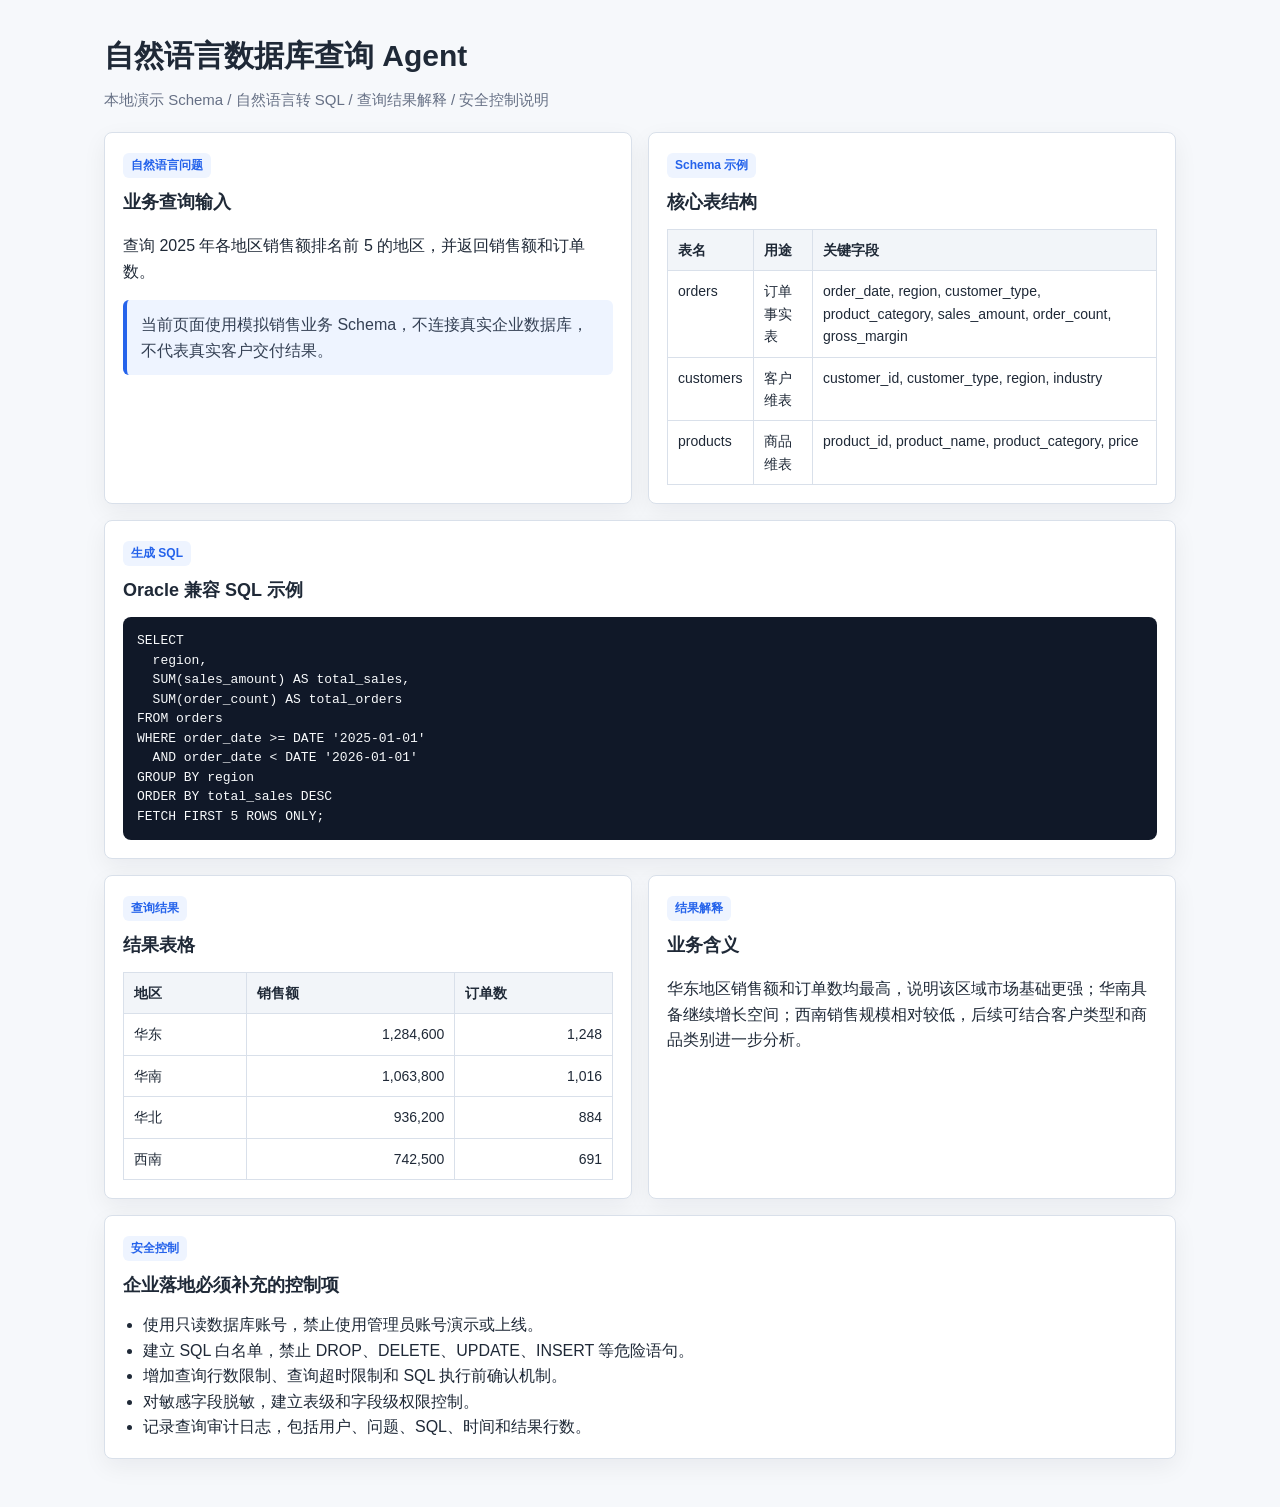
<file: assets/reports/database-query-agent/report-preview.html>
<!doctype html>
<html lang="zh-CN">
<head>
  <meta charset="utf-8">
  <meta name="viewport" content="width=device-width, initial-scale=1">
  <title>自然语言数据库查询 Agent 报告预览</title>
  <style>
    :root {
      --bg: #f6f8fb;
      --card: #ffffff;
      --text: #1f2937;
      --muted: #667085;
      --line: #d9e0ea;
      --accent: #2563eb;
      --soft: #eef4ff;
    }
    * {
      box-sizing: border-box;
    }
    body {
      margin: 0;
      background: var(--bg);
      color: var(--text);
      font-family: -apple-system, BlinkMacSystemFont, "Segoe UI", "PingFang SC", "Hiragino Sans GB", "Microsoft YaHei", sans-serif;
      line-height: 1.6;
    }
    .page {
      max-width: 1120px;
      margin: 0 auto;
      padding: 32px 24px 48px;
    }
    .hero {
      margin-bottom: 20px;
    }
    h1 {
      margin: 0 0 8px;
      font-size: 30px;
      letter-spacing: 0;
    }
    .subtitle {
      margin: 0;
      color: var(--muted);
      font-size: 15px;
    }
    .grid {
      display: grid;
      grid-template-columns: repeat(2, minmax(0, 1fr));
      gap: 16px;
    }
    .card {
      background: var(--card);
      border: 1px solid var(--line);
      border-radius: 8px;
      padding: 18px;
      box-shadow: 0 8px 24px rgba(15, 23, 42, 0.06);
    }
    .card.full {
      grid-column: 1 / -1;
    }
    h2 {
      margin: 0 0 12px;
      font-size: 18px;
    }
    .badge {
      display: inline-block;
      margin-bottom: 10px;
      padding: 3px 8px;
      border-radius: 6px;
      background: var(--soft);
      color: var(--accent);
      font-size: 12px;
      font-weight: 600;
    }
    pre {
      overflow: auto;
      margin: 0;
      padding: 14px;
      border-radius: 8px;
      background: #101828;
      color: #f8fafc;
      font-size: 13px;
      line-height: 1.5;
    }
    table {
      width: 100%;
      border-collapse: collapse;
      font-size: 14px;
    }
    th, td {
      border: 1px solid var(--line);
      padding: 9px 10px;
      text-align: left;
      vertical-align: top;
    }
    th {
      background: #f2f5f9;
      font-weight: 700;
    }
    td.num {
      text-align: right;
      font-variant-numeric: tabular-nums;
    }
    ul {
      margin: 0;
      padding-left: 20px;
    }
    .note {
      padding: 12px 14px;
      border-left: 4px solid var(--accent);
      background: var(--soft);
      color: #344054;
      border-radius: 6px;
    }
    @media (max-width: 800px) {
      .grid {
        grid-template-columns: 1fr;
      }
      .page {
        padding: 24px 14px 36px;
      }
    }
  </style>
</head>
<body>
  <main class="page">
    <section class="hero">
      <h1>自然语言数据库查询 Agent</h1>
      <p class="subtitle">本地演示 Schema / 自然语言转 SQL / 查询结果解释 / 安全控制说明</p>
    </section>

    <section class="grid">
      <article class="card">
        <span class="badge">自然语言问题</span>
        <h2>业务查询输入</h2>
        <p>查询 2025 年各地区销售额排名前 5 的地区，并返回销售额和订单数。</p>
        <div class="note">当前页面使用模拟销售业务 Schema，不连接真实企业数据库，不代表真实客户交付结果。</div>
      </article>

      <article class="card">
        <span class="badge">Schema 示例</span>
        <h2>核心表结构</h2>
        <table>
          <thead>
            <tr>
              <th>表名</th>
              <th>用途</th>
              <th>关键字段</th>
            </tr>
          </thead>
          <tbody>
            <tr>
              <td>orders</td>
              <td>订单事实表</td>
              <td>order_date, region, customer_type, product_category, sales_amount, order_count, gross_margin</td>
            </tr>
            <tr>
              <td>customers</td>
              <td>客户维表</td>
              <td>customer_id, customer_type, region, industry</td>
            </tr>
            <tr>
              <td>products</td>
              <td>商品维表</td>
              <td>product_id, product_name, product_category, price</td>
            </tr>
          </tbody>
        </table>
      </article>

      <article class="card full">
        <span class="badge">生成 SQL</span>
        <h2>Oracle 兼容 SQL 示例</h2>
        <pre><code>SELECT
  region,
  SUM(sales_amount) AS total_sales,
  SUM(order_count) AS total_orders
FROM orders
WHERE order_date &gt;= DATE '2025-01-01'
  AND order_date &lt; DATE '2026-01-01'
GROUP BY region
ORDER BY total_sales DESC
FETCH FIRST 5 ROWS ONLY;</code></pre>
      </article>

      <article class="card">
        <span class="badge">查询结果</span>
        <h2>结果表格</h2>
        <table>
          <thead>
            <tr>
              <th>地区</th>
              <th>销售额</th>
              <th>订单数</th>
            </tr>
          </thead>
          <tbody>
            <tr>
              <td>华东</td>
              <td class="num">1,284,600</td>
              <td class="num">1,248</td>
            </tr>
            <tr>
              <td>华南</td>
              <td class="num">1,063,800</td>
              <td class="num">1,016</td>
            </tr>
            <tr>
              <td>华北</td>
              <td class="num">936,200</td>
              <td class="num">884</td>
            </tr>
            <tr>
              <td>西南</td>
              <td class="num">742,500</td>
              <td class="num">691</td>
            </tr>
          </tbody>
        </table>
      </article>

      <article class="card">
        <span class="badge">结果解释</span>
        <h2>业务含义</h2>
        <p>华东地区销售额和订单数均最高，说明该区域市场基础更强；华南具备继续增长空间；西南销售规模相对较低，后续可结合客户类型和商品类别进一步分析。</p>
      </article>

      <article class="card full">
        <span class="badge">安全控制</span>
        <h2>企业落地必须补充的控制项</h2>
        <ul>
          <li>使用只读数据库账号，禁止使用管理员账号演示或上线。</li>
          <li>建立 SQL 白名单，禁止 DROP、DELETE、UPDATE、INSERT 等危险语句。</li>
          <li>增加查询行数限制、查询超时限制和 SQL 执行前确认机制。</li>
          <li>对敏感字段脱敏，建立表级和字段级权限控制。</li>
          <li>记录查询审计日志，包括用户、问题、SQL、时间和结果行数。</li>
        </ul>
      </article>
    </section>
  </main>
</body>
</html>
</file>
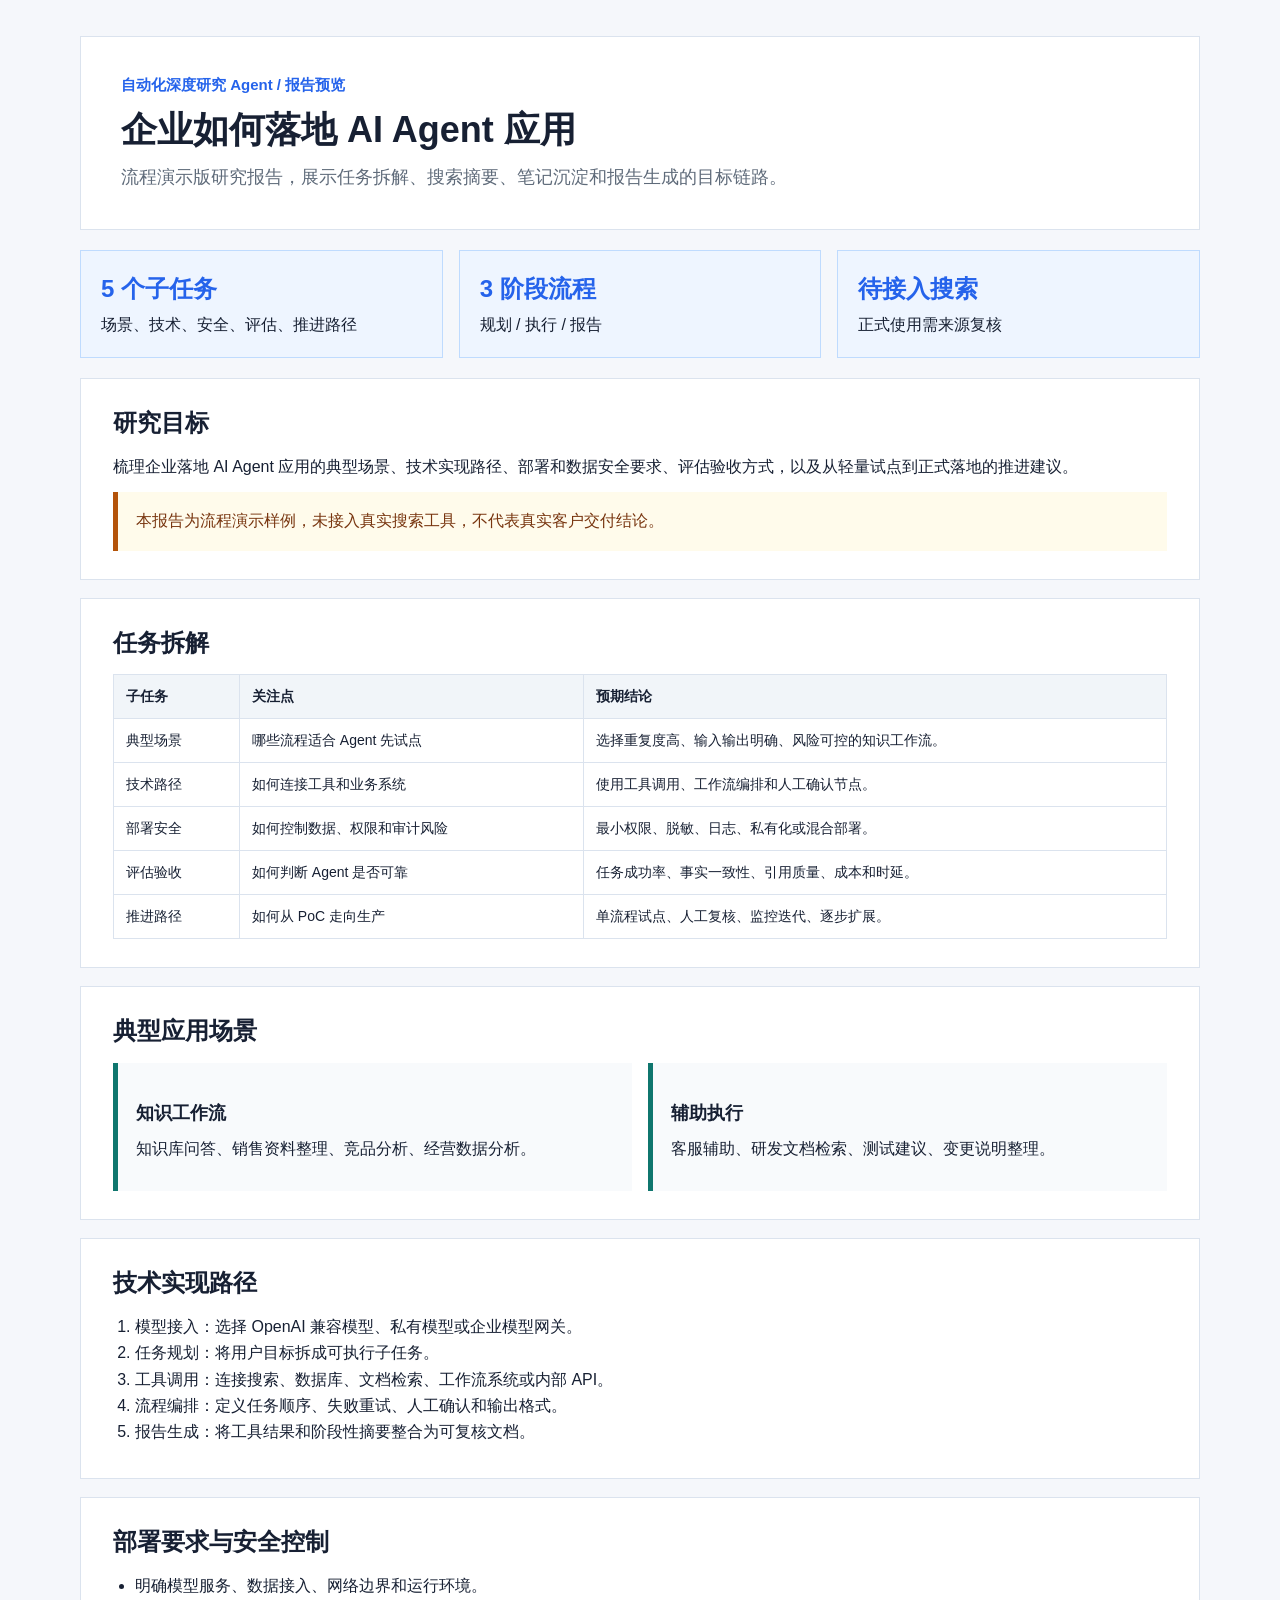
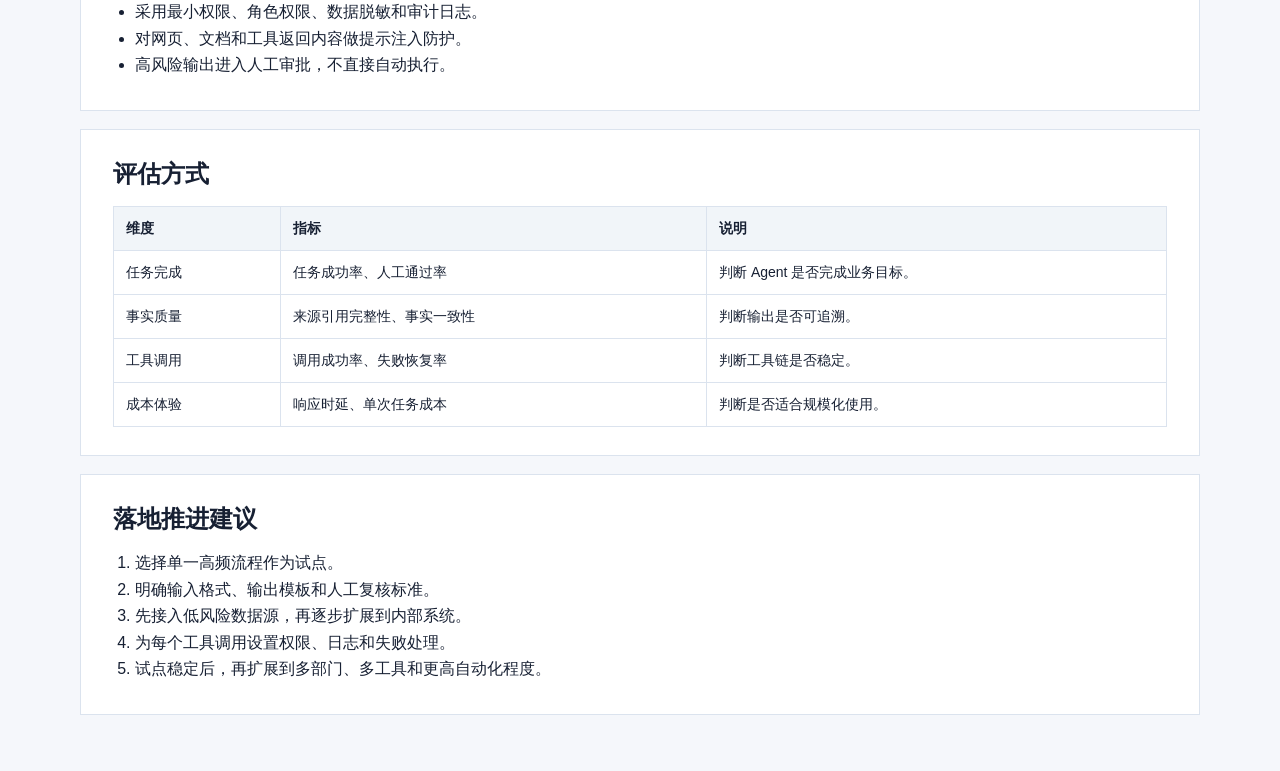
<file: assets/reports/deep-research-agent/report-preview.html>
<!DOCTYPE html>
<html lang="zh-CN">
<head>
  <meta charset="UTF-8" />
  <meta name="viewport" content="width=device-width, initial-scale=1.0" />
  <title>自动化深度研究 Agent 报告预览</title>
  <style>
    :root {
      color-scheme: light;
      --bg: #f5f7fb;
      --card: #ffffff;
      --text: #172033;
      --muted: #5f6b7a;
      --line: #dbe3ee;
      --blue: #2563eb;
      --green: #0f766e;
      --amber: #b45309;
    }
    * { box-sizing: border-box; }
    body {
      margin: 0;
      background: var(--bg);
      color: var(--text);
      font-family: -apple-system, BlinkMacSystemFont, "PingFang SC", "Microsoft YaHei", sans-serif;
      line-height: 1.65;
    }
    main {
      width: min(1120px, calc(100vw - 48px));
      margin: 36px auto 56px;
    }
    header {
      background: var(--card);
      border: 1px solid var(--line);
      padding: 36px 40px;
      margin-bottom: 20px;
    }
    .eyebrow {
      color: var(--blue);
      font-size: 15px;
      font-weight: 700;
      margin-bottom: 10px;
    }
    h1 {
      margin: 0 0 12px;
      font-size: 36px;
      line-height: 1.2;
      letter-spacing: 0;
    }
    .lead {
      margin: 0;
      color: var(--muted);
      font-size: 18px;
    }
    .grid {
      display: grid;
      grid-template-columns: repeat(3, 1fr);
      gap: 16px;
      margin: 20px 0;
    }
    .metric {
      background: #eef5ff;
      border: 1px solid #bfdbfe;
      padding: 18px 20px;
    }
    .metric strong {
      display: block;
      font-size: 24px;
      color: var(--blue);
      margin-bottom: 4px;
    }
    section {
      background: var(--card);
      border: 1px solid var(--line);
      padding: 28px 32px;
      margin-bottom: 18px;
    }
    h2 {
      margin: 0 0 16px;
      font-size: 24px;
      line-height: 1.3;
      letter-spacing: 0;
    }
    h3 {
      margin: 20px 0 8px;
      font-size: 18px;
    }
    p { margin: 0 0 12px; }
    ul, ol { margin: 0 0 4px 22px; padding: 0; }
    table {
      width: 100%;
      border-collapse: collapse;
      margin-top: 12px;
      font-size: 14px;
    }
    th, td {
      border: 1px solid var(--line);
      padding: 10px 12px;
      text-align: left;
      vertical-align: top;
    }
    th { background: #f1f5f9; }
    .note {
      border-left: 5px solid var(--amber);
      background: #fffbeb;
      padding: 16px 18px;
      color: #78350f;
    }
    .cols {
      display: grid;
      grid-template-columns: 1fr 1fr;
      gap: 16px;
    }
    .mini {
      border-left: 5px solid var(--green);
      background: #f8fafc;
      padding: 16px 18px;
    }
  </style>
</head>
<body>
  <main>
    <header>
      <div class="eyebrow">自动化深度研究 Agent / 报告预览</div>
      <h1>企业如何落地 AI Agent 应用</h1>
      <p class="lead">流程演示版研究报告，展示任务拆解、搜索摘要、笔记沉淀和报告生成的目标链路。</p>
    </header>

    <div class="grid">
      <div class="metric"><strong>5 个子任务</strong><span>场景、技术、安全、评估、推进路径</span></div>
      <div class="metric"><strong>3 阶段流程</strong><span>规划 / 执行 / 报告</span></div>
      <div class="metric"><strong>待接入搜索</strong><span>正式使用需来源复核</span></div>
    </div>

    <section>
      <h2>研究目标</h2>
      <p>梳理企业落地 AI Agent 应用的典型场景、技术实现路径、部署和数据安全要求、评估验收方式，以及从轻量试点到正式落地的推进建议。</p>
      <div class="note">本报告为流程演示样例，未接入真实搜索工具，不代表真实客户交付结论。</div>
    </section>

    <section>
      <h2>任务拆解</h2>
      <table>
        <thead><tr><th>子任务</th><th>关注点</th><th>预期结论</th></tr></thead>
        <tbody>
          <tr><td>典型场景</td><td>哪些流程适合 Agent 先试点</td><td>选择重复度高、输入输出明确、风险可控的知识工作流。</td></tr>
          <tr><td>技术路径</td><td>如何连接工具和业务系统</td><td>使用工具调用、工作流编排和人工确认节点。</td></tr>
          <tr><td>部署安全</td><td>如何控制数据、权限和审计风险</td><td>最小权限、脱敏、日志、私有化或混合部署。</td></tr>
          <tr><td>评估验收</td><td>如何判断 Agent 是否可靠</td><td>任务成功率、事实一致性、引用质量、成本和时延。</td></tr>
          <tr><td>推进路径</td><td>如何从 PoC 走向生产</td><td>单流程试点、人工复核、监控迭代、逐步扩展。</td></tr>
        </tbody>
      </table>
    </section>

    <section>
      <h2>典型应用场景</h2>
      <div class="cols">
        <div class="mini"><h3>知识工作流</h3><p>知识库问答、销售资料整理、竞品分析、经营数据分析。</p></div>
        <div class="mini"><h3>辅助执行</h3><p>客服辅助、研发文档检索、测试建议、变更说明整理。</p></div>
      </div>
    </section>

    <section>
      <h2>技术实现路径</h2>
      <ol>
        <li>模型接入：选择 OpenAI 兼容模型、私有模型或企业模型网关。</li>
        <li>任务规划：将用户目标拆成可执行子任务。</li>
        <li>工具调用：连接搜索、数据库、文档检索、工作流系统或内部 API。</li>
        <li>流程编排：定义任务顺序、失败重试、人工确认和输出格式。</li>
        <li>报告生成：将工具结果和阶段性摘要整合为可复核文档。</li>
      </ol>
    </section>

    <section>
      <h2>部署要求与安全控制</h2>
      <ul>
        <li>明确模型服务、数据接入、网络边界和运行环境。</li>
        <li>采用最小权限、角色权限、数据脱敏和审计日志。</li>
        <li>对网页、文档和工具返回内容做提示注入防护。</li>
        <li>高风险输出进入人工审批，不直接自动执行。</li>
      </ul>
    </section>

    <section>
      <h2>评估方式</h2>
      <table>
        <thead><tr><th>维度</th><th>指标</th><th>说明</th></tr></thead>
        <tbody>
          <tr><td>任务完成</td><td>任务成功率、人工通过率</td><td>判断 Agent 是否完成业务目标。</td></tr>
          <tr><td>事实质量</td><td>来源引用完整性、事实一致性</td><td>判断输出是否可追溯。</td></tr>
          <tr><td>工具调用</td><td>调用成功率、失败恢复率</td><td>判断工具链是否稳定。</td></tr>
          <tr><td>成本体验</td><td>响应时延、单次任务成本</td><td>判断是否适合规模化使用。</td></tr>
        </tbody>
      </table>
    </section>

    <section>
      <h2>落地推进建议</h2>
      <ol>
        <li>选择单一高频流程作为试点。</li>
        <li>明确输入格式、输出模板和人工复核标准。</li>
        <li>先接入低风险数据源，再逐步扩展到内部系统。</li>
        <li>为每个工具调用设置权限、日志和失败处理。</li>
        <li>试点稳定后，再扩展到多部门、多工具和更高自动化程度。</li>
      </ol>
    </section>
  </main>
</body>
</html>
</file>
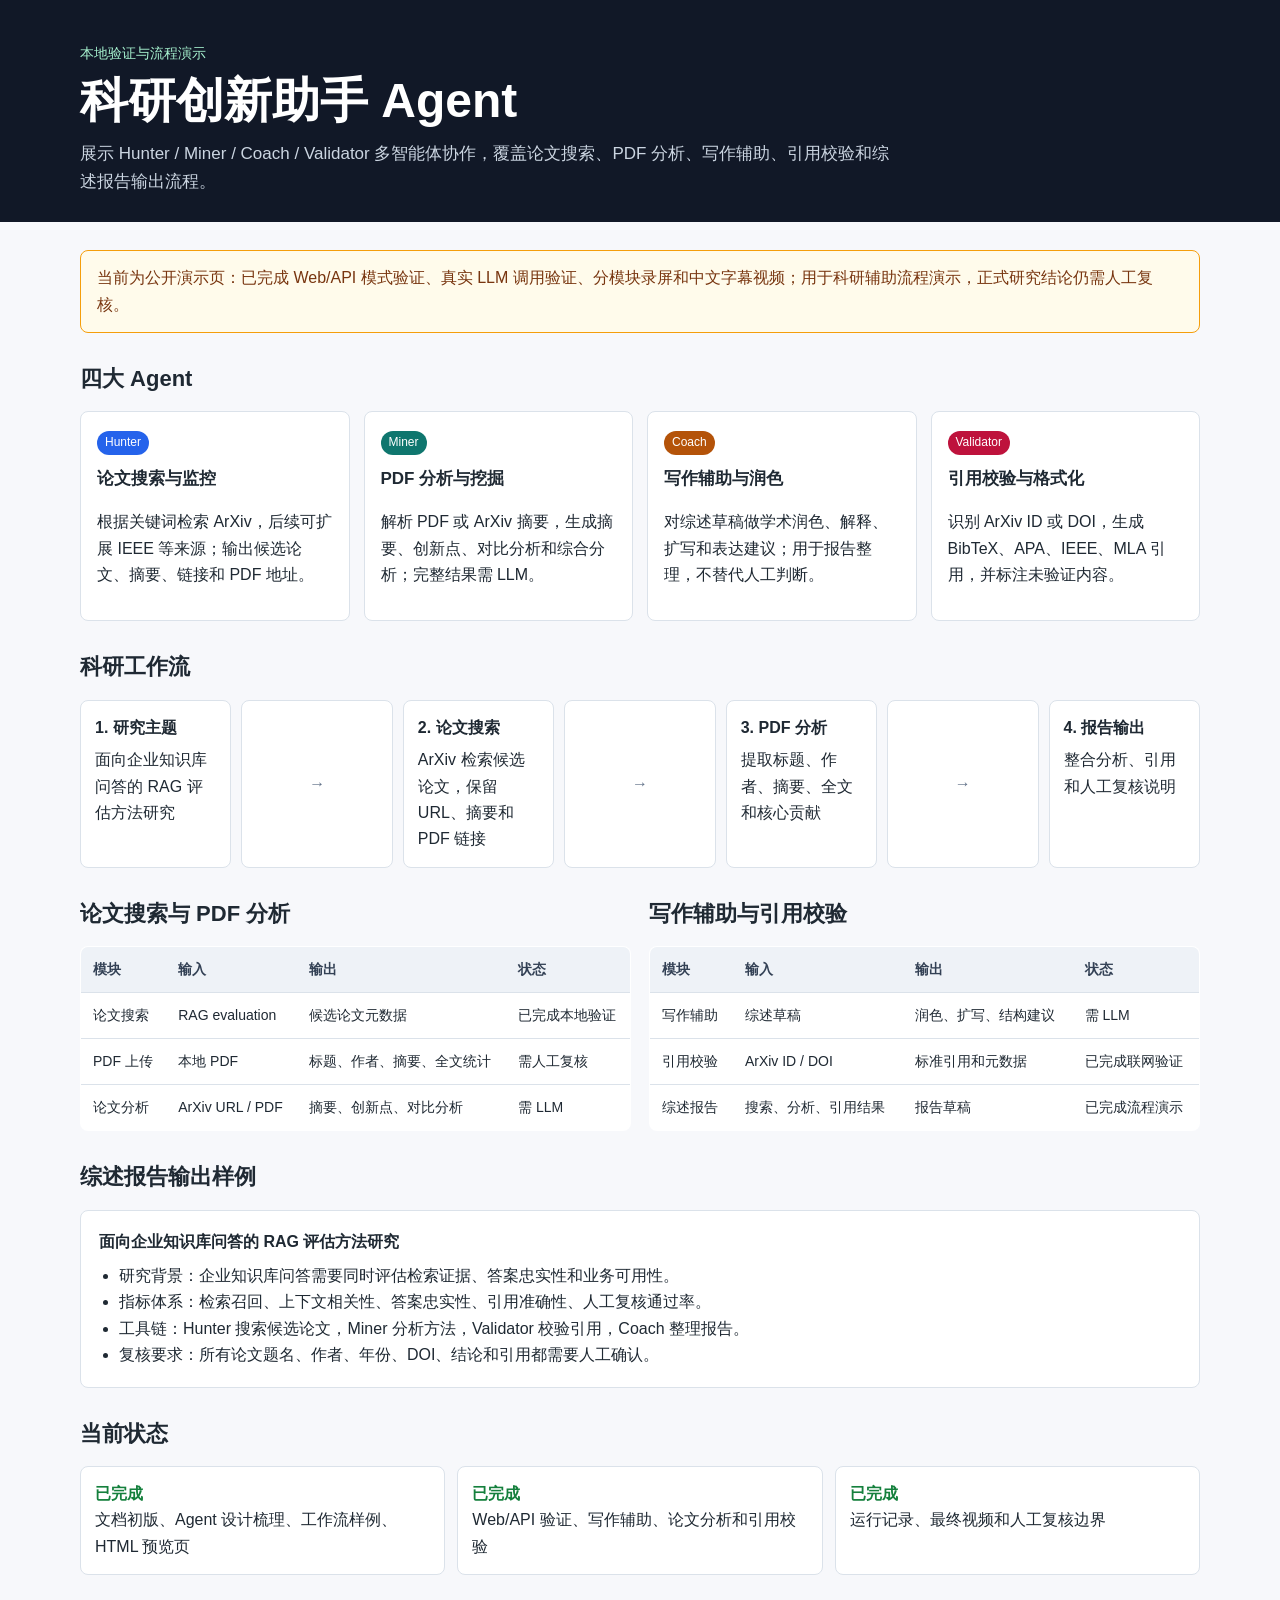
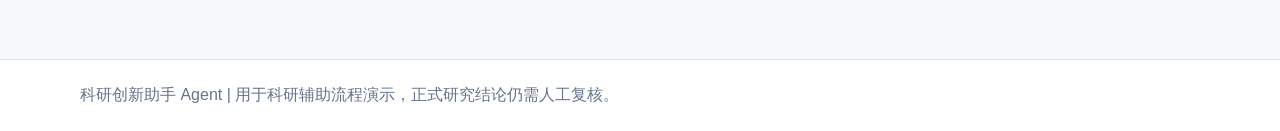
<file: assets/reports/research-innovation-agent/report-preview.html>
<!doctype html>
<html lang="zh-CN">
<head>
  <meta charset="utf-8">
  <meta name="viewport" content="width=device-width, initial-scale=1">
  <title>科研创新助手 Agent - 本地流程预览</title>
  <style>
    :root {
      --bg: #f7f8fb;
      --panel: #ffffff;
      --ink: #1f2933;
      --muted: #64748b;
      --line: #dbe2ea;
      --blue: #2563eb;
      --teal: #0f766e;
      --amber: #b45309;
      --rose: #be123c;
      --green: #15803d;
    }
    * { box-sizing: border-box; }
    body {
      margin: 0;
      font-family: -apple-system, BlinkMacSystemFont, "Segoe UI", sans-serif;
      color: var(--ink);
      background: var(--bg);
      line-height: 1.65;
    }
    header {
      padding: 42px 24px 26px;
      background: #111827;
      color: #fff;
    }
    .wrap {
      max-width: 1120px;
      margin: 0 auto;
    }
    .eyebrow {
      color: #a7f3d0;
      font-size: 14px;
      margin-bottom: 8px;
    }
    h1 {
      margin: 0 0 12px;
      font-size: clamp(30px, 4vw, 48px);
      line-height: 1.15;
    }
    .lead {
      max-width: 820px;
      margin: 0;
      color: #cbd5e1;
      font-size: 17px;
    }
    main {
      padding: 28px 24px 56px;
    }
    section {
      margin: 0 auto 28px;
      max-width: 1120px;
    }
    h2 {
      margin: 0 0 14px;
      font-size: 22px;
    }
    .notice {
      padding: 14px 16px;
      border: 1px solid #f59e0b;
      background: #fffbeb;
      color: #78350f;
      border-radius: 8px;
      margin-bottom: 20px;
    }
    .grid {
      display: grid;
      grid-template-columns: repeat(4, minmax(0, 1fr));
      gap: 14px;
    }
    .card {
      background: var(--panel);
      border: 1px solid var(--line);
      border-radius: 8px;
      padding: 16px;
      min-height: 176px;
    }
    .card h3 {
      margin: 0 0 8px;
      font-size: 17px;
    }
    .tag {
      display: inline-block;
      margin-bottom: 10px;
      padding: 2px 8px;
      border-radius: 999px;
      color: #fff;
      font-size: 12px;
    }
    .blue { background: var(--blue); }
    .teal { background: var(--teal); }
    .amber { background: var(--amber); }
    .rose { background: var(--rose); }
    .flow {
      display: grid;
      grid-template-columns: repeat(7, minmax(0, 1fr));
      gap: 10px;
      align-items: stretch;
    }
    .step, .arrow {
      background: var(--panel);
      border: 1px solid var(--line);
      border-radius: 8px;
      padding: 14px;
      min-height: 112px;
    }
    .arrow {
      display: grid;
      place-items: center;
      color: var(--muted);
      font-weight: 700;
    }
    .step strong {
      display: block;
      margin-bottom: 6px;
    }
    .two {
      display: grid;
      grid-template-columns: 1fr 1fr;
      gap: 18px;
    }
    table {
      width: 100%;
      border-collapse: collapse;
      background: var(--panel);
      border: 1px solid var(--line);
      border-radius: 8px;
      overflow: hidden;
    }
    th, td {
      padding: 11px 12px;
      border-bottom: 1px solid var(--line);
      text-align: left;
      vertical-align: top;
      font-size: 14px;
    }
    th {
      background: #eef2f7;
      color: #334155;
    }
    tr:last-child td { border-bottom: 0; }
    .output {
      background: var(--panel);
      border: 1px solid var(--line);
      border-radius: 8px;
      padding: 18px;
    }
    .output ul {
      margin: 8px 0 0;
      padding-left: 20px;
    }
    .status {
      display: grid;
      grid-template-columns: repeat(3, minmax(0, 1fr));
      gap: 12px;
    }
    .status div {
      background: var(--panel);
      border: 1px solid var(--line);
      border-radius: 8px;
      padding: 14px;
    }
    .ok { color: var(--green); font-weight: 700; }
    .wait { color: var(--amber); font-weight: 700; }
    footer {
      padding: 22px 24px;
      color: var(--muted);
      border-top: 1px solid var(--line);
      background: #fff;
    }
    @media (max-width: 900px) {
      .grid, .two, .status { grid-template-columns: 1fr; }
      .flow { grid-template-columns: 1fr; }
      .arrow { min-height: 48px; }
    }
  </style>
</head>
<body>
  <header>
    <div class="wrap">
      <div class="eyebrow">本地验证与流程演示</div>
      <h1>科研创新助手 Agent</h1>
      <p class="lead">展示 Hunter / Miner / Coach / Validator 多智能体协作，覆盖论文搜索、PDF 分析、写作辅助、引用校验和综述报告输出流程。</p>
    </div>
  </header>

  <main>
    <section>
      <div class="notice">当前为公开演示页：已完成 Web/API 模式验证、真实 LLM 调用验证、分模块录屏和中文字幕视频；用于科研辅助流程演示，正式研究结论仍需人工复核。</div>
    </section>

    <section>
      <h2>四大 Agent</h2>
      <div class="grid">
        <article class="card">
          <span class="tag blue">Hunter</span>
          <h3>论文搜索与监控</h3>
          <p>根据关键词检索 ArXiv，后续可扩展 IEEE 等来源；输出候选论文、摘要、链接和 PDF 地址。</p>
        </article>
        <article class="card">
          <span class="tag teal">Miner</span>
          <h3>PDF 分析与挖掘</h3>
          <p>解析 PDF 或 ArXiv 摘要，生成摘要、创新点、对比分析和综合分析；完整结果需 LLM。</p>
        </article>
        <article class="card">
          <span class="tag amber">Coach</span>
          <h3>写作辅助与润色</h3>
          <p>对综述草稿做学术润色、解释、扩写和表达建议；用于报告整理，不替代人工判断。</p>
        </article>
        <article class="card">
          <span class="tag rose">Validator</span>
          <h3>引用校验与格式化</h3>
          <p>识别 ArXiv ID 或 DOI，生成 BibTeX、APA、IEEE、MLA 引用，并标注未验证内容。</p>
        </article>
      </div>
    </section>

    <section>
      <h2>科研工作流</h2>
      <div class="flow">
        <div class="step"><strong>1. 研究主题</strong>面向企业知识库问答的 RAG 评估方法研究</div>
        <div class="arrow">→</div>
        <div class="step"><strong>2. 论文搜索</strong>ArXiv 检索候选论文，保留 URL、摘要和 PDF 链接</div>
        <div class="arrow">→</div>
        <div class="step"><strong>3. PDF 分析</strong>提取标题、作者、摘要、全文和核心贡献</div>
        <div class="arrow">→</div>
        <div class="step"><strong>4. 报告输出</strong>整合分析、引用和人工复核说明</div>
      </div>
    </section>

    <section class="two">
      <div>
        <h2>论文搜索与 PDF 分析</h2>
        <table>
          <thead>
            <tr><th>模块</th><th>输入</th><th>输出</th><th>状态</th></tr>
          </thead>
          <tbody>
            <tr><td>论文搜索</td><td>RAG evaluation</td><td>候选论文元数据</td><td>已完成本地验证</td></tr>
            <tr><td>PDF 上传</td><td>本地 PDF</td><td>标题、作者、摘要、全文统计</td><td>需人工复核</td></tr>
            <tr><td>论文分析</td><td>ArXiv URL / PDF</td><td>摘要、创新点、对比分析</td><td>需 LLM</td></tr>
          </tbody>
        </table>
      </div>
      <div>
        <h2>写作辅助与引用校验</h2>
        <table>
          <thead>
            <tr><th>模块</th><th>输入</th><th>输出</th><th>状态</th></tr>
          </thead>
          <tbody>
            <tr><td>写作辅助</td><td>综述草稿</td><td>润色、扩写、结构建议</td><td>需 LLM</td></tr>
            <tr><td>引用校验</td><td>ArXiv ID / DOI</td><td>标准引用和元数据</td><td>已完成联网验证</td></tr>
            <tr><td>综述报告</td><td>搜索、分析、引用结果</td><td>报告草稿</td><td>已完成流程演示</td></tr>
          </tbody>
        </table>
      </div>
    </section>

    <section>
      <h2>综述报告输出样例</h2>
      <div class="output">
        <strong>面向企业知识库问答的 RAG 评估方法研究</strong>
        <ul>
          <li>研究背景：企业知识库问答需要同时评估检索证据、答案忠实性和业务可用性。</li>
          <li>指标体系：检索召回、上下文相关性、答案忠实性、引用准确性、人工复核通过率。</li>
          <li>工具链：Hunter 搜索候选论文，Miner 分析方法，Validator 校验引用，Coach 整理报告。</li>
          <li>复核要求：所有论文题名、作者、年份、DOI、结论和引用都需要人工确认。</li>
        </ul>
      </div>
    </section>

    <section>
      <h2>当前状态</h2>
      <div class="status">
        <div><span class="ok">已完成</span><br>文档初版、Agent 设计梳理、工作流样例、HTML 预览页</div>
        <div><span class="ok">已完成</span><br>Web/API 验证、写作辅助、论文分析和引用校验</div>
        <div><span class="ok">已完成</span><br>运行记录、最终视频和人工复核边界</div>
      </div>
    </section>
  </main>

  <footer>
    <div class="wrap">科研创新助手 Agent | 用于科研辅助流程演示，正式研究结论仍需人工复核。</div>
  </footer>
</body>
</html>
</file>
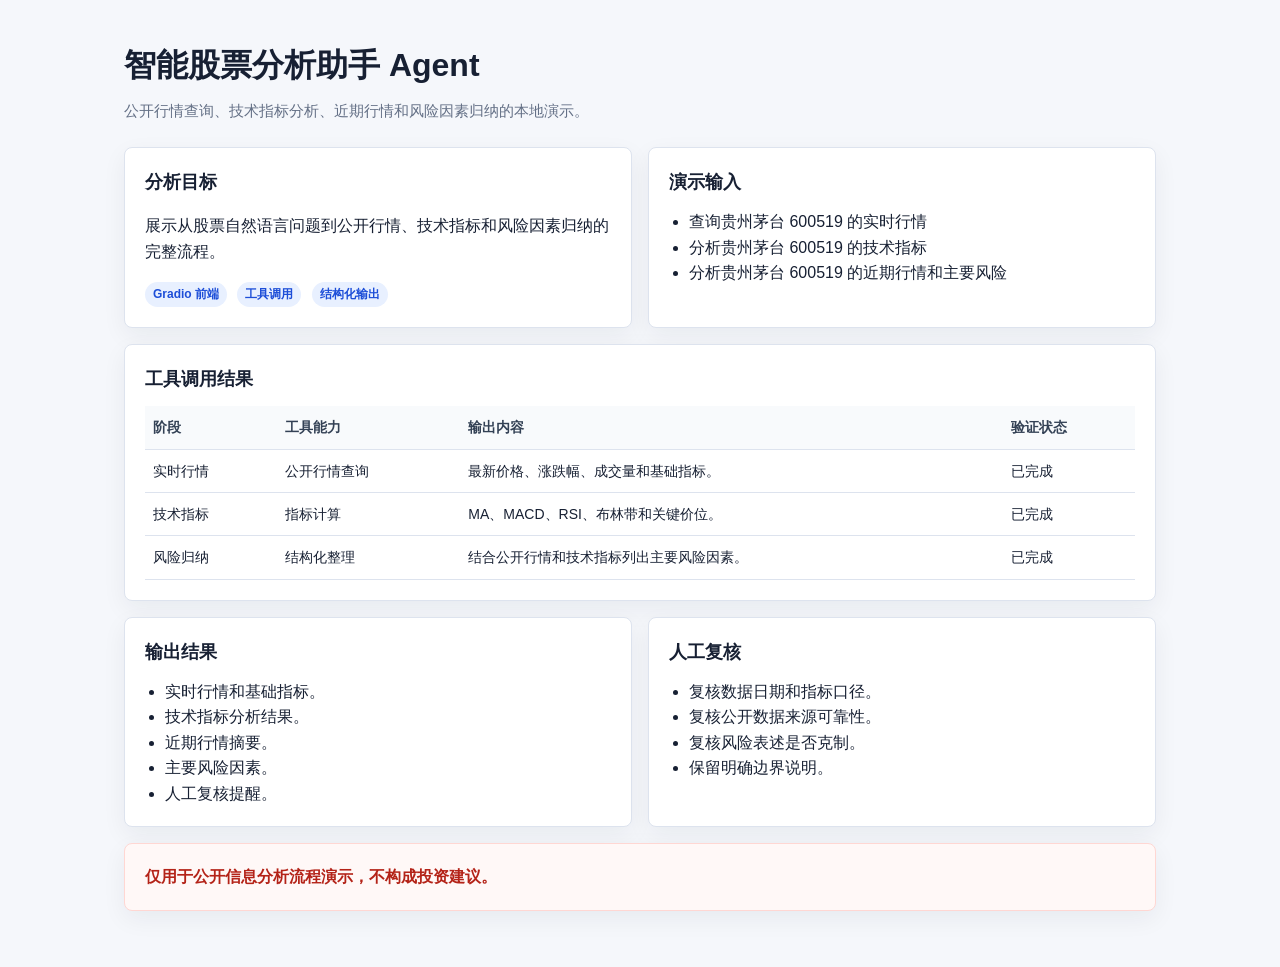
<file: assets/reports/stock-insight-agent/report-preview.html>
<!doctype html>
<html lang="zh-CN">
<head>
  <meta charset="utf-8">
  <meta name="viewport" content="width=device-width, initial-scale=1">
  <title>智能股票分析助手 Agent 报告预览</title>
  <style>
    :root {
      color-scheme: light;
      --bg: #f5f7fb;
      --card: #ffffff;
      --text: #172033;
      --muted: #647086;
      --line: #dde3ee;
      --blue: #1d4ed8;
      --red: #b42318;
    }
    * { box-sizing: border-box; }
    body {
      margin: 0;
      background: var(--bg);
      color: var(--text);
      font-family: -apple-system, BlinkMacSystemFont, "Segoe UI", "PingFang SC", "Microsoft YaHei", sans-serif;
      line-height: 1.6;
    }
    main {
      max-width: 1080px;
      margin: 0 auto;
      padding: 40px 24px 56px;
    }
    header {
      margin-bottom: 24px;
    }
    h1 {
      margin: 0 0 8px;
      font-size: 32px;
      letter-spacing: 0;
    }
    .subtitle {
      margin: 0;
      color: var(--muted);
      font-size: 15px;
    }
    .grid {
      display: grid;
      grid-template-columns: repeat(2, minmax(0, 1fr));
      gap: 16px;
    }
    .card {
      background: var(--card);
      border: 1px solid var(--line);
      border-radius: 8px;
      padding: 20px;
      box-shadow: 0 8px 24px rgba(20, 32, 54, 0.06);
    }
    .wide { grid-column: 1 / -1; }
    h2 {
      margin: 0 0 12px;
      font-size: 18px;
    }
    ul {
      margin: 0;
      padding-left: 20px;
    }
    table {
      width: 100%;
      border-collapse: collapse;
      font-size: 14px;
    }
    th, td {
      border-bottom: 1px solid var(--line);
      padding: 10px 8px;
      text-align: left;
      vertical-align: top;
    }
    th {
      color: #334155;
      background: #f8fafc;
    }
    .badge {
      display: inline-block;
      padding: 3px 8px;
      border-radius: 999px;
      background: #e8f0ff;
      color: var(--blue);
      font-size: 12px;
      font-weight: 600;
      margin-right: 6px;
    }
    .risk {
      border-color: #ffd7d3;
      background: #fff8f7;
      color: var(--red);
      font-weight: 700;
    }
    @media (max-width: 760px) {
      .grid { grid-template-columns: 1fr; }
      main { padding: 28px 16px 40px; }
    }
  </style>
</head>
<body>
  <main>
    <header>
      <h1>智能股票分析助手 Agent</h1>
      <p class="subtitle">公开行情查询、技术指标分析、近期行情和风险因素归纳的本地演示。</p>
    </header>

    <section class="grid">
      <article class="card">
        <h2>分析目标</h2>
        <p>展示从股票自然语言问题到公开行情、技术指标和风险因素归纳的完整流程。</p>
        <span class="badge">Gradio 前端</span>
        <span class="badge">工具调用</span>
        <span class="badge">结构化输出</span>
      </article>

      <article class="card">
        <h2>演示输入</h2>
        <ul>
          <li>查询贵州茅台 600519 的实时行情</li>
          <li>分析贵州茅台 600519 的技术指标</li>
          <li>分析贵州茅台 600519 的近期行情和主要风险</li>
        </ul>
      </article>

      <article class="card wide">
        <h2>工具调用结果</h2>
        <table>
          <thead>
            <tr>
              <th>阶段</th>
              <th>工具能力</th>
              <th>输出内容</th>
              <th>验证状态</th>
            </tr>
          </thead>
          <tbody>
            <tr>
              <td>实时行情</td>
              <td>公开行情查询</td>
              <td>最新价格、涨跌幅、成交量和基础指标。</td>
              <td>已完成</td>
            </tr>
            <tr>
              <td>技术指标</td>
              <td>指标计算</td>
              <td>MA、MACD、RSI、布林带和关键价位。</td>
              <td>已完成</td>
            </tr>
            <tr>
              <td>风险归纳</td>
              <td>结构化整理</td>
              <td>结合公开行情和技术指标列出主要风险因素。</td>
              <td>已完成</td>
            </tr>
          </tbody>
        </table>
      </article>

      <article class="card">
        <h2>输出结果</h2>
        <ul>
          <li>实时行情和基础指标。</li>
          <li>技术指标分析结果。</li>
          <li>近期行情摘要。</li>
          <li>主要风险因素。</li>
          <li>人工复核提醒。</li>
        </ul>
      </article>

      <article class="card">
        <h2>人工复核</h2>
        <ul>
          <li>复核数据日期和指标口径。</li>
          <li>复核公开数据来源可靠性。</li>
          <li>复核风险表述是否克制。</li>
          <li>保留明确边界说明。</li>
        </ul>
      </article>

      <article class="card wide risk">
        仅用于公开信息分析流程演示，不构成投资建议。
      </article>
    </section>
  </main>
</body>
</html>
</file>
<file: styles.css>
:root {
  color-scheme: light;
  --bg: #f5f7fb;
  --surface: #ffffff;
  --surface-strong: #eef3f8;
  --text: #142033;
  --muted: #5b6778;
  --line: #d9e2ec;
  --accent: #176b87;
  --accent-strong: #0f5167;
  --tag-bg: #e7f1f4;
  --shadow: 0 18px 45px rgba(24, 39, 75, 0.08);
}

* {
  box-sizing: border-box;
}

html {
  scroll-behavior: smooth;
}

body {
  margin: 0;
  background:
    radial-gradient(circle at 12% 0%, rgba(23, 107, 135, 0.14), transparent 28rem),
    linear-gradient(180deg, #f8fbfd 0%, var(--bg) 38%, #eef3f8 100%);
  color: var(--text);
  font-family: -apple-system, BlinkMacSystemFont, "Segoe UI", "PingFang SC", "Microsoft YaHei", sans-serif;
  line-height: 1.6;
}

a {
  color: var(--accent);
  text-decoration: none;
}

a:hover {
  color: var(--accent-strong);
  text-decoration: underline;
}

.hero {
  padding: 72px 24px 36px;
}

.hero__content {
  max-width: 1180px;
  margin: 0 auto;
}

.eyebrow {
  margin: 0 0 12px;
  color: var(--accent);
  font-size: 14px;
  font-weight: 700;
  letter-spacing: 0;
  text-transform: uppercase;
}

h1,
h2,
p {
  margin-top: 0;
}

h1 {
  max-width: 780px;
  margin-bottom: 18px;
  font-size: clamp(40px, 6vw, 68px);
  line-height: 1.06;
  letter-spacing: 0;
}

.subtitle {
  max-width: 860px;
  margin-bottom: 0;
  color: var(--muted);
  font-size: 19px;
}

.showcase {
  width: min(1180px, calc(100% - 48px));
  margin: 0 auto;
  padding: 18px 0 76px;
}

.case-card {
  display: grid;
  grid-template-columns: minmax(280px, 0.82fr) minmax(420px, 1.18fr);
  gap: 28px;
  align-items: start;
  margin: 0 0 28px;
  padding: 24px;
  background: rgba(255, 255, 255, 0.92);
  border: 1px solid var(--line);
  border-radius: 8px;
  box-shadow: var(--shadow);
}

.case-card__copy {
  min-width: 0;
}

.case-card__number {
  display: inline-flex;
  align-items: center;
  justify-content: center;
  width: 38px;
  height: 28px;
  margin-bottom: 14px;
  color: var(--accent-strong);
  background: var(--surface-strong);
  border: 1px solid var(--line);
  border-radius: 6px;
  font-size: 13px;
  font-weight: 700;
}

h2 {
  margin-bottom: 12px;
  font-size: 25px;
  line-height: 1.25;
  letter-spacing: 0;
}

.case-card p {
  color: var(--muted);
  font-size: 16px;
}

.tags {
  display: flex;
  flex-wrap: wrap;
  gap: 8px;
  margin: 18px 0;
}

.tags span {
  padding: 5px 10px;
  color: var(--accent-strong);
  background: var(--tag-bg);
  border: 1px solid #cfe1e8;
  border-radius: 999px;
  font-size: 13px;
  font-weight: 650;
}

.boundary {
  padding: 12px 14px;
  background: #fff8e7;
  border: 1px solid #f0dcaa;
  border-radius: 6px;
}

.links {
  display: flex;
  flex-wrap: wrap;
  gap: 10px;
  margin-top: 20px;
}

.links a {
  display: inline-flex;
  align-items: center;
  min-height: 36px;
  padding: 7px 12px;
  background: #ffffff;
  border: 1px solid var(--line);
  border-radius: 6px;
  font-weight: 700;
}

video {
  display: block;
  width: 100%;
  aspect-ratio: 16 / 9;
  background: #0f1722;
  border: 1px solid #cbd5df;
  border-radius: 6px;
}

@media (max-width: 900px) {
  .hero {
    padding: 48px 20px 24px;
  }

  .showcase {
    width: min(100% - 32px, 680px);
  }

  .case-card {
    grid-template-columns: 1fr;
    padding: 18px;
  }

  h1 {
    font-size: 40px;
  }

  h2 {
    font-size: 22px;
  }
}

@media (max-width: 520px) {
  .hero {
    padding-top: 36px;
  }

  .subtitle {
    font-size: 17px;
  }

  .links {
    flex-direction: column;
  }

  .links a {
    justify-content: center;
  }
}
</file>
<file: docs/styles.css>
:root {
  color-scheme: light;
  --bg: #f5f7fb;
  --surface: #ffffff;
  --surface-strong: #eef3f8;
  --text: #142033;
  --muted: #5b6778;
  --line: #d9e2ec;
  --accent: #176b87;
  --accent-strong: #0f5167;
  --tag-bg: #e7f1f4;
  --shadow: 0 18px 45px rgba(24, 39, 75, 0.08);
}

* {
  box-sizing: border-box;
}

html {
  scroll-behavior: smooth;
}

body {
  margin: 0;
  background:
    radial-gradient(circle at 12% 0%, rgba(23, 107, 135, 0.14), transparent 28rem),
    linear-gradient(180deg, #f8fbfd 0%, var(--bg) 38%, #eef3f8 100%);
  color: var(--text);
  font-family: -apple-system, BlinkMacSystemFont, "Segoe UI", "PingFang SC", "Microsoft YaHei", sans-serif;
  line-height: 1.6;
}

a {
  color: var(--accent);
  text-decoration: none;
}

a:hover {
  color: var(--accent-strong);
  text-decoration: underline;
}

.hero {
  padding: 72px 24px 36px;
}

.hero__content {
  max-width: 1180px;
  margin: 0 auto;
}

.eyebrow {
  margin: 0 0 12px;
  color: var(--accent);
  font-size: 14px;
  font-weight: 700;
  letter-spacing: 0;
  text-transform: uppercase;
}

h1,
h2,
p {
  margin-top: 0;
}

h1 {
  max-width: 780px;
  margin-bottom: 18px;
  font-size: clamp(40px, 6vw, 68px);
  line-height: 1.06;
  letter-spacing: 0;
}

.subtitle {
  max-width: 860px;
  margin-bottom: 0;
  color: var(--muted);
  font-size: 19px;
}

.showcase {
  width: min(1180px, calc(100% - 48px));
  margin: 0 auto;
  padding: 18px 0 76px;
}

.case-card {
  display: grid;
  grid-template-columns: minmax(280px, 0.82fr) minmax(420px, 1.18fr);
  gap: 28px;
  align-items: start;
  margin: 0 0 28px;
  padding: 24px;
  background: rgba(255, 255, 255, 0.92);
  border: 1px solid var(--line);
  border-radius: 8px;
  box-shadow: var(--shadow);
}

.case-card__copy {
  min-width: 0;
}

.case-card__number {
  display: inline-flex;
  align-items: center;
  justify-content: center;
  width: 38px;
  height: 28px;
  margin-bottom: 14px;
  color: var(--accent-strong);
  background: var(--surface-strong);
  border: 1px solid var(--line);
  border-radius: 6px;
  font-size: 13px;
  font-weight: 700;
}

h2 {
  margin-bottom: 12px;
  font-size: 25px;
  line-height: 1.25;
  letter-spacing: 0;
}

.case-card p {
  color: var(--muted);
  font-size: 16px;
}

.tags {
  display: flex;
  flex-wrap: wrap;
  gap: 8px;
  margin: 18px 0;
}

.tags span {
  padding: 5px 10px;
  color: var(--accent-strong);
  background: var(--tag-bg);
  border: 1px solid #cfe1e8;
  border-radius: 999px;
  font-size: 13px;
  font-weight: 650;
}

.boundary {
  padding: 12px 14px;
  background: #fff8e7;
  border: 1px solid #f0dcaa;
  border-radius: 6px;
}

.links {
  display: flex;
  flex-wrap: wrap;
  gap: 10px;
  margin-top: 20px;
}

.links a {
  display: inline-flex;
  align-items: center;
  min-height: 36px;
  padding: 7px 12px;
  background: #ffffff;
  border: 1px solid var(--line);
  border-radius: 6px;
  font-weight: 700;
}

video {
  display: block;
  width: 100%;
  aspect-ratio: 16 / 9;
  background: #0f1722;
  border: 1px solid #cbd5df;
  border-radius: 6px;
}

@media (max-width: 900px) {
  .hero {
    padding: 48px 20px 24px;
  }

  .showcase {
    width: min(100% - 32px, 680px);
  }

  .case-card {
    grid-template-columns: 1fr;
    padding: 18px;
  }

  h1 {
    font-size: 40px;
  }

  h2 {
    font-size: 22px;
  }
}

@media (max-width: 520px) {
  .hero {
    padding-top: 36px;
  }

  .subtitle {
    font-size: 17px;
  }

  .links {
    flex-direction: column;
  }

  .links a {
    justify-content: center;
  }
}
</file>
